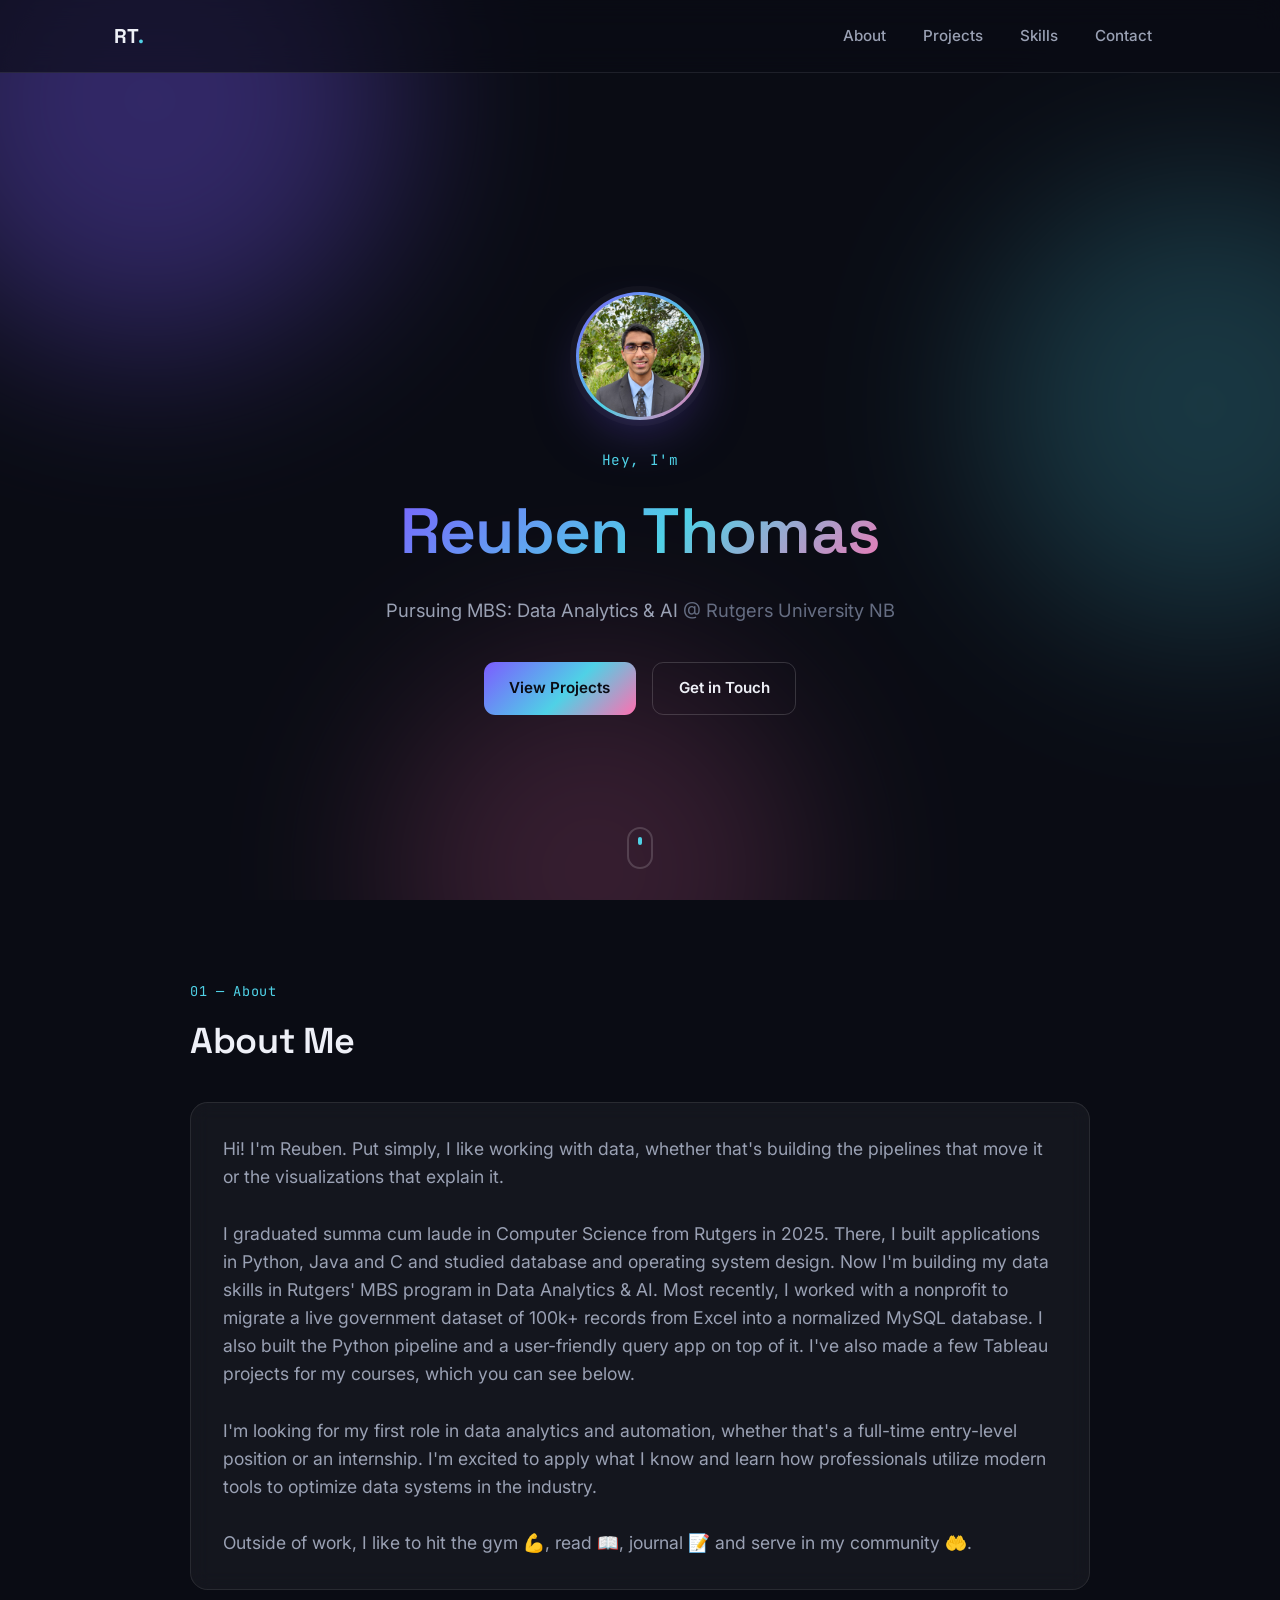
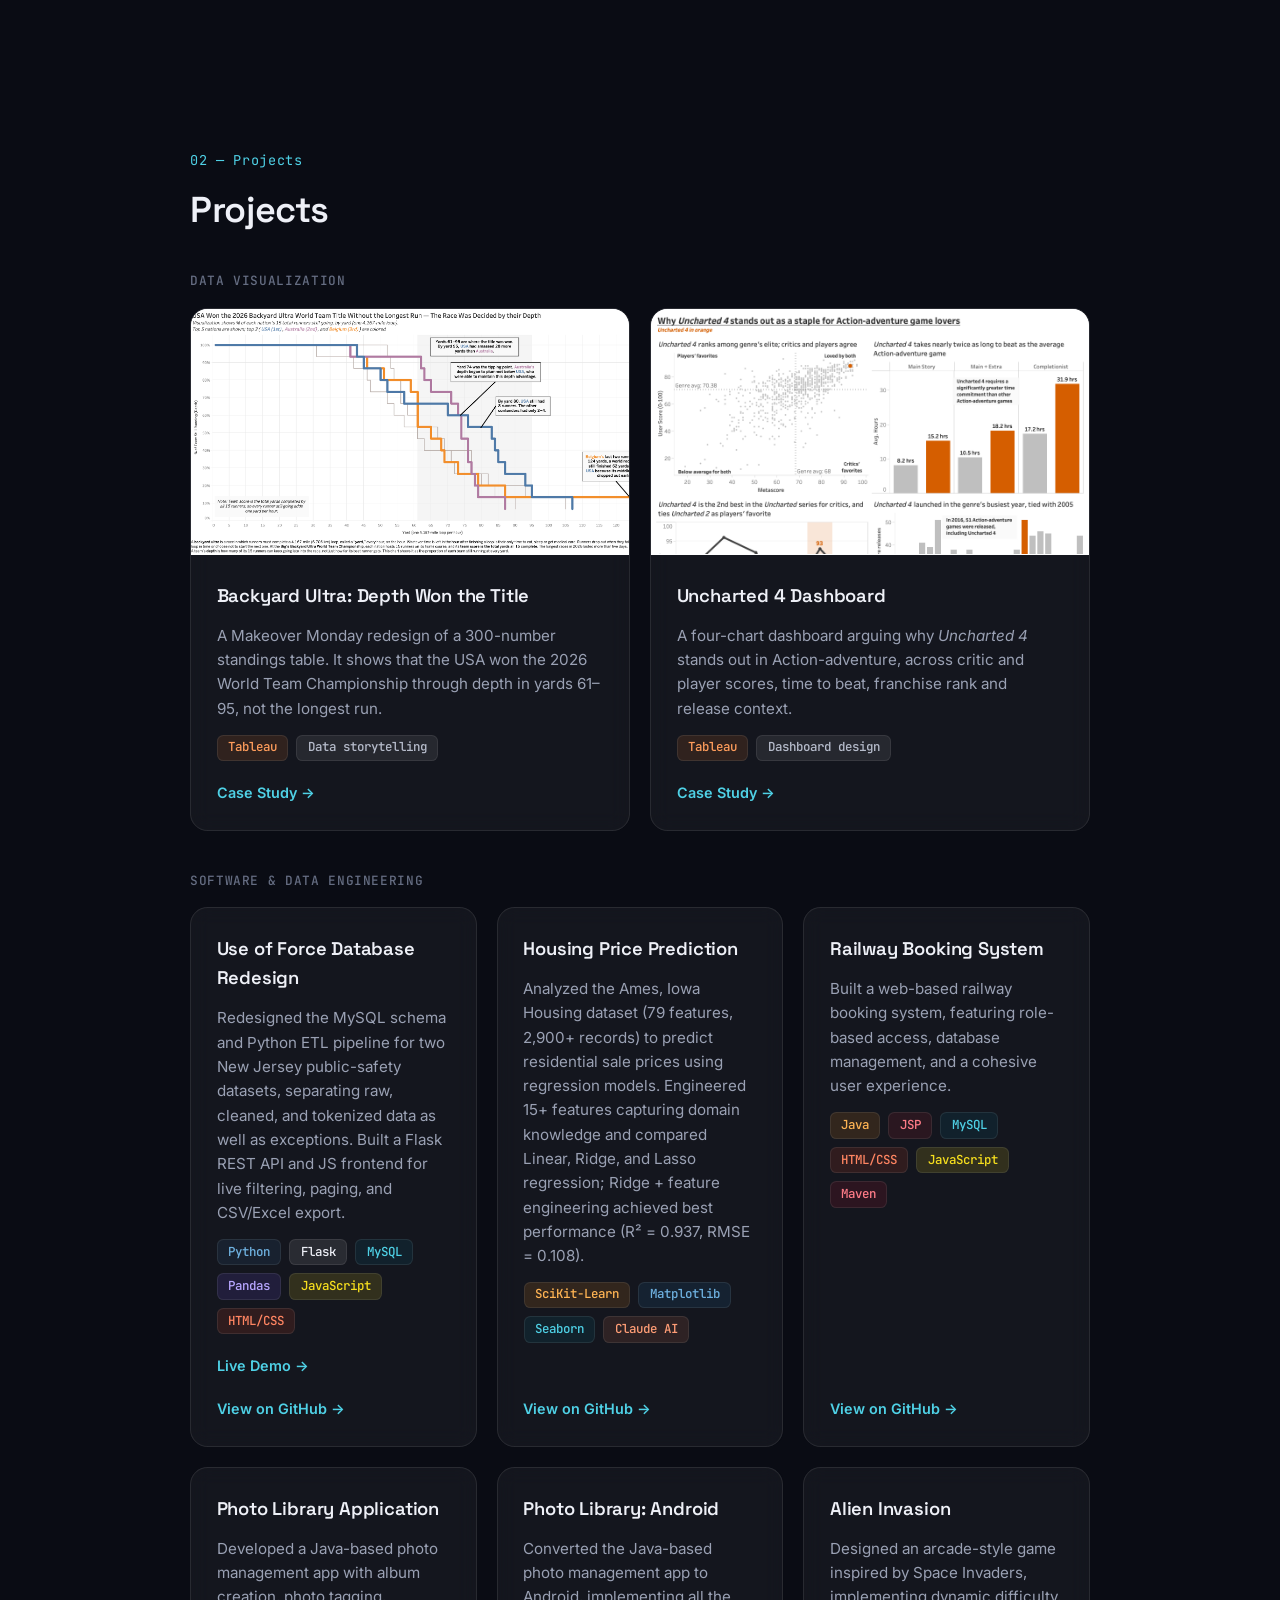
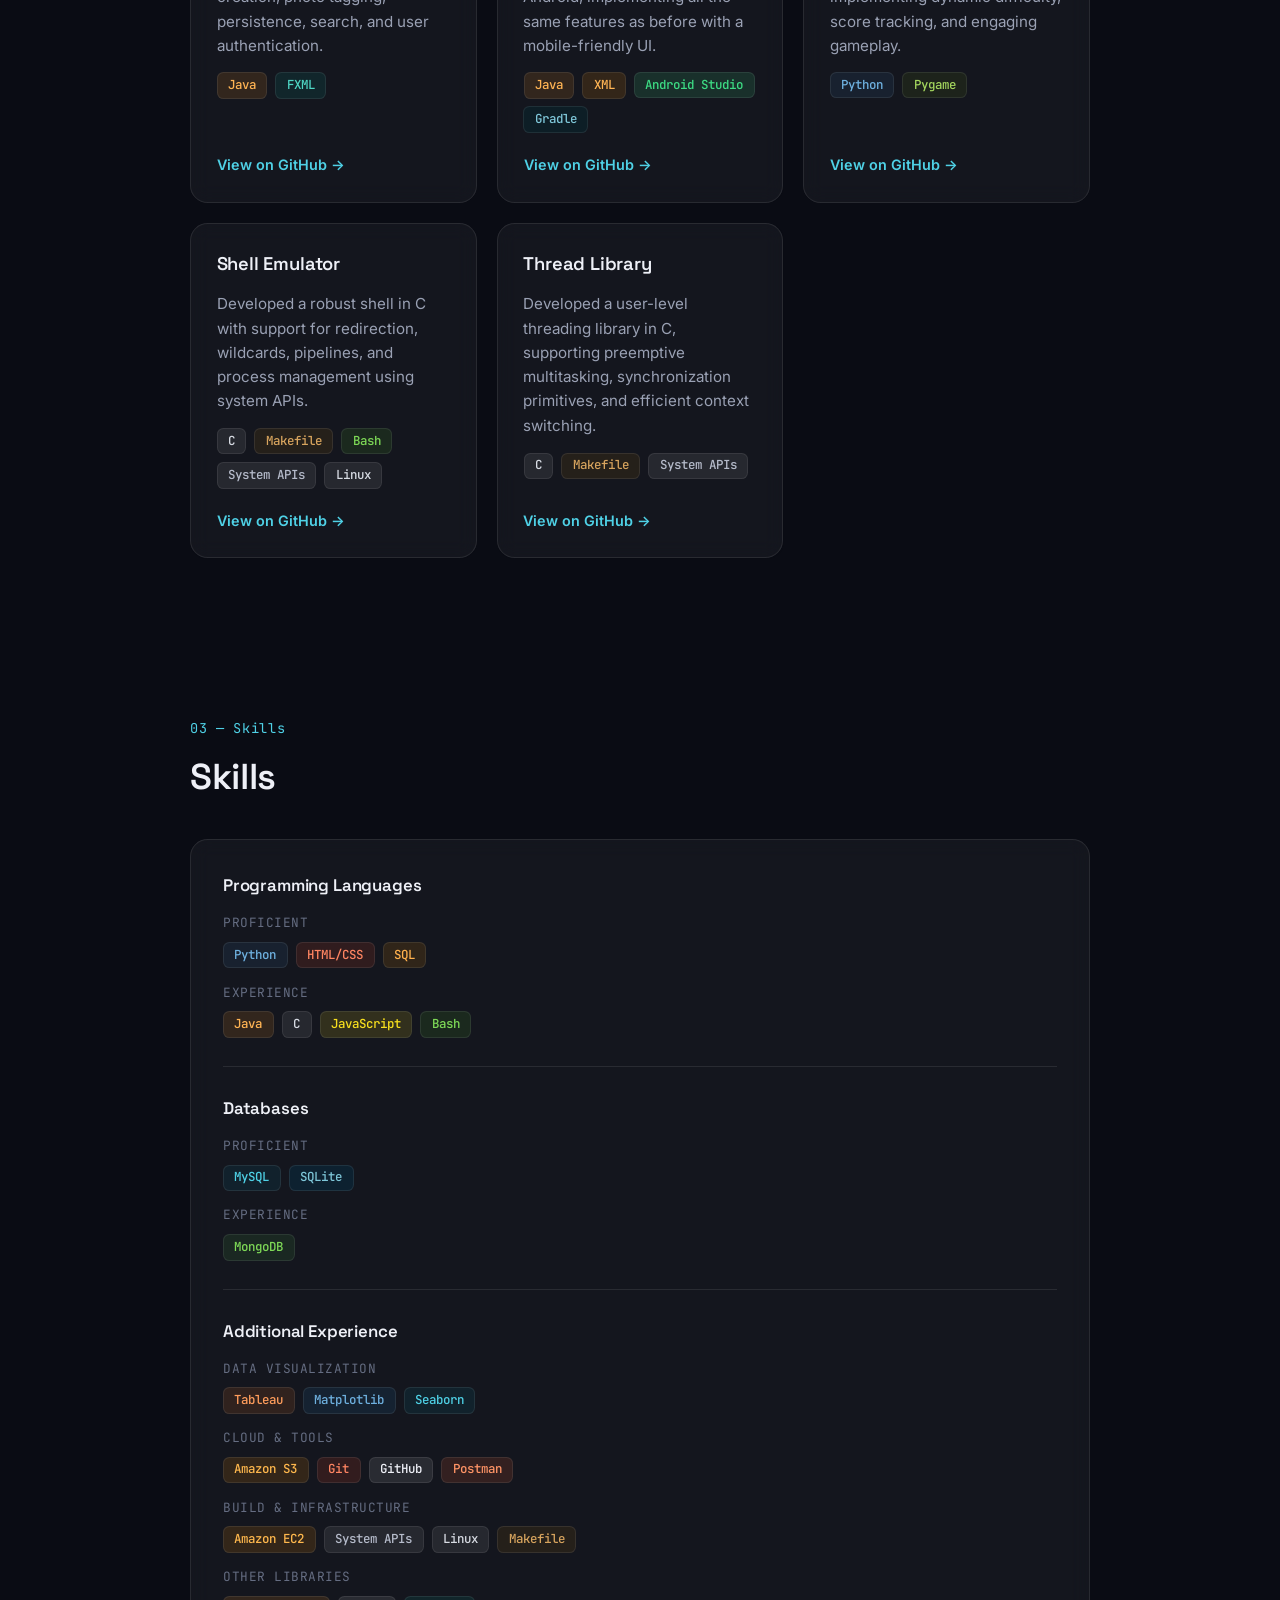
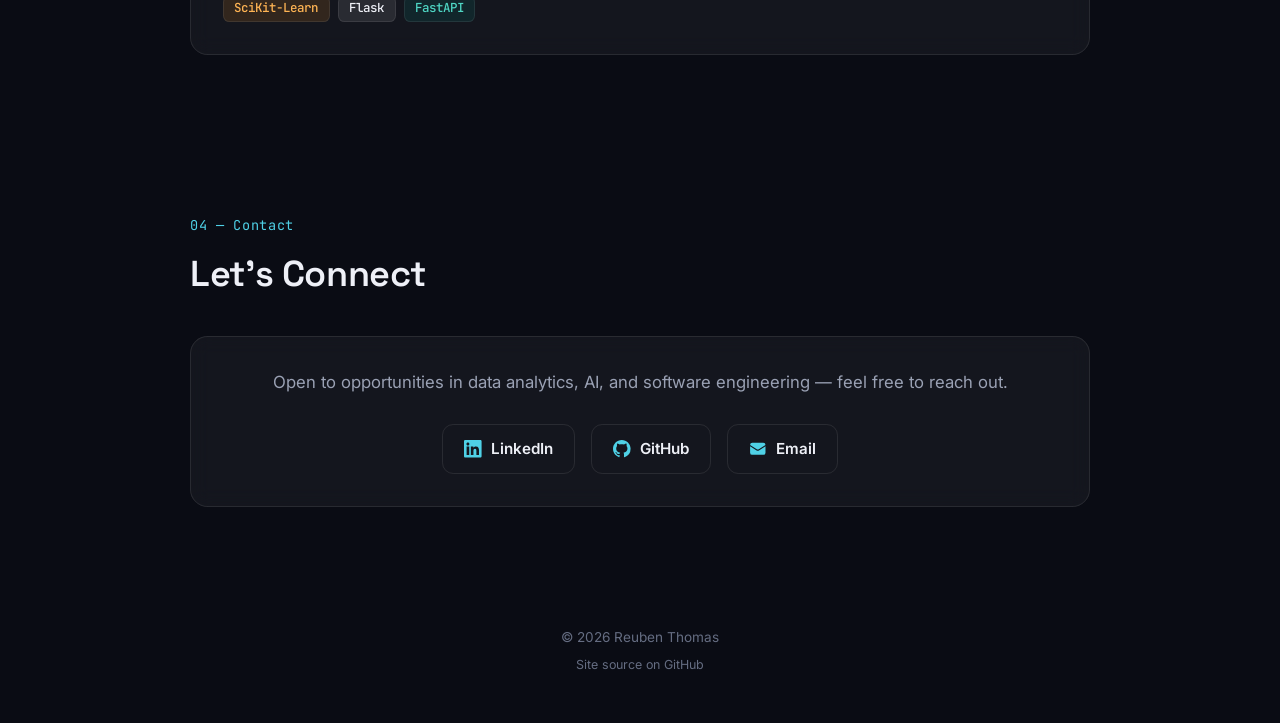
<file: index.html>
<!doctype html>
<html lang="en">
  <head>
    <meta charset="UTF-8" />
    <meta name="viewport" content="width=device-width, initial-scale=1.0" />
    <meta
      name="description"
      content="Reuben Thomas — Data Analytics & AI graduate student, software engineer and builder."
    />
    <title>Reuben Thomas — Portfolio</title>

    <link
      rel="icon"
      type="image/png"
      sizes="32x32"
      href="assets/favicon-32x32.png"
    />
    <link
      rel="icon"
      type="image/png"
      sizes="16x16"
      href="assets/favicon-16x16.png"
    />
    <link
      rel="icon"
      type="image/png"
      sizes="192x192"
      href="assets/favicon-192x192.png"
    />
    <link rel="shortcut icon" href="assets/favicon.ico" />
    <link
      rel="apple-touch-icon"
      sizes="180x180"
      href="assets/apple-touch-icon.png"
    />

    <link rel="preconnect" href="https://fonts.googleapis.com" />
    <link rel="preconnect" href="https://fonts.gstatic.com" crossorigin />
    <link
      href="https://fonts.googleapis.com/css2?family=Space+Grotesk:wght@500;600;700&family=Inter:wght@400;500;600;700&family=JetBrains+Mono:wght@400;500;600&display=swap"
      rel="stylesheet"
    />
    <link rel="stylesheet" href="styles.css" />
    <script>
      if (location.protocol !== "file:") {
        var umamiScript = document.createElement("script");
        umamiScript.defer = true;
        umamiScript.src = "https://cloud.umami.is/script.js";
        umamiScript.setAttribute(
          "data-website-id",
          "a3064de3-a1da-4b2d-b7d4-651b2c16b47c",
        );
        document.head.appendChild(umamiScript);
      }
    </script>
  </head>
  <body>
    <div class="bg-glow" aria-hidden="true">
      <span class="glow glow-1"></span>
      <span class="glow glow-2"></span>
      <span class="glow glow-3"></span>
    </div>

    <header class="site-header">
      <nav class="navbar" id="navbar">
        <a href="#top" class="brand">RT<span class="brand-dot">.</span></a>

        <button
          class="nav-toggle"
          id="navToggle"
          aria-label="Toggle navigation menu"
          aria-expanded="false"
          aria-controls="navLinks"
        >
          <span></span>
          <span></span>
          <span></span>
        </button>

        <div class="nav-links" id="navLinks">
          <a class="nav-link" href="#about">About</a>
          <a class="nav-link" href="#projects">Projects</a>
          <a class="nav-link" href="#skills">Skills</a>
          <a class="nav-link" href="#contact">Contact</a>
        </div>
      </nav>
    </header>

    <main>
      <section class="hero" id="top">
        <div class="hero-inner reveal">
          <img
            src="profile_picture_3.jpeg"
            alt="Profile picture of Reuben Thomas"
            class="hero-avatar"
          />
          <p class="eyebrow">Hey, I'm</p>
          <h1 class="hero-name">Reuben Thomas</h1>
          <p class="hero-tagline">
            Pursuing MBS: Data Analytics &amp; AI
            <span class="hero-tagline-org">@ Rutgers University&nbsp;NB</span>
          </p>
          <div class="hero-actions">
            <a href="#projects" class="btn btn-primary">View Projects</a>
            <a href="#contact" class="btn btn-ghost">Get in Touch</a>
          </div>
        </div>
        <a
          class="scroll-cue"
          href="#about"
          aria-label="Scroll to About section"
        >
          <span></span>
        </a>
      </section>

      <section id="about" class="section">
        <div class="section-inner reveal">
          <p class="section-kicker">01 — About</p>
          <h2 class="section-title">About Me</h2>
          <div class="panel">
            <p class="about-text">
              <!-- I'm a Spring 2025 Rutgers University graduate
              <em>(summa cum laude)</em> in Computer Science, now beginning my
              Master of Business and Science degree in Fall 2025 with a
              concentration in Data Analytics &amp; AI. Through rigorous
              coursework and intricate projects, I've cultivated a strong
              intuition for software and database design across a variety of use
              cases. I'm detail-oriented, motivated, and thrive when taking
              ownership of projects. Ultimately, I love solving real problems
              and contributing to high-impact teams. -->
              Hi! I'm Reuben. Put simply, I like working with data, whether
              that's building the pipelines that move it or the visualizations
              that explain it.<br /><br />
              I graduated summa cum laude in Computer Science from Rutgers in
              2025. There, I built applications in Python, Java and C and studied
              database and operating system design. Now I'm building my data
              skills in Rutgers' MBS program in Data Analytics & AI. Most
              recently, I worked with a nonprofit to migrate a live government
              dataset of 100k+ records from Excel into a normalized MySQL
              database. I also built the Python pipeline and a user-friendly
              query app on top of it. I've also made a few Tableau projects for
              my courses, which you can see below.<br /><br />
              I'm looking for my first role in data analytics and automation,
              whether that's a full-time entry-level position or an internship.
              I'm excited to apply what I know and learn how professionals utilize
              modern tools to optimize data systems in the industry.<br /><br />
              Outside of work, I like to hit the gym 💪, read 📖, journal 📝 and
              serve in my community 🤲.

              <!-- I build systems that turn messy data
              into something usable. Most recently, I redesigned the New Jersey
              Attorney General's
              <em>Use-of-Force Database (100k+ records)</em> as Database
              Technical Lead on Rutgers' MBS externship. We migrated the dataset
              from <em>Excel</em> into a normalized <em>MySQL</em> schema, and
              built the <em>Python ETL pipeline</em> and
              <em>Flask API</em> behind it. <br /><br />
              B.S. Computer Science, <em>summa cum laude</em>
              (Rutgers, 2025), now completing an MBS in Data Analytics & AI. I
              like owning projects end to end — from schema design to
              deployment. -->
            </p>
          </div>
        </div>
      </section>

      <section id="projects" class="section">
        <div class="section-inner reveal">
          <p class="section-kicker">02 — Projects</p>
          <h2 class="section-title">Projects</h2>

          <h3 class="project-group-title">Data Visualization</h3>
          <div class="project-grid">
            <article class="project-card project-card--viz reveal">
              <a
                class="project-thumb"
                href="vizzes/backyard-ultra.html"
                aria-hidden="true"
                tabindex="-1"
              >
                <img src="assets/vizzes/bbu-final.png" alt="" loading="lazy" />
              </a>
              <div class="project-card-body">
                <h3 class="project-title">
                  Backyard Ultra: Depth Won the Title
                </h3>
                <p class="project-desc">
                  A Makeover Monday redesign of a 300-number standings table. It
                  shows that the USA won the 2026 World Team Championship
                  through depth in yards 61–95, not the longest run.
                </p>
                <div class="badge-row">
                  <span class="badge bg-tableau">Tableau</span>
                  <span class="badge bg-system">Data storytelling</span>
                </div>
                <a href="vizzes/backyard-ultra.html" class="project-link"
                  >Case Study <span aria-hidden="true">→</span></a
                >
              </div>
            </article>

            <article class="project-card project-card--viz reveal">
              <a
                class="project-thumb"
                href="vizzes/uncharted-4.html"
                aria-hidden="true"
                tabindex="-1"
              >
                <img
                  src="assets/vizzes/u4-dashboard.png"
                  alt=""
                  loading="lazy"
                />
              </a>
              <div class="project-card-body">
                <h3 class="project-title">Uncharted 4 Dashboard</h3>
                <p class="project-desc">
                  A four-chart dashboard arguing why <em>Uncharted 4</em> stands
                  out in Action-adventure, across critic and player scores, time
                  to beat, franchise rank and release context.
                </p>
                <div class="badge-row">
                  <span class="badge bg-tableau">Tableau</span>
                  <span class="badge bg-system">Dashboard design</span>
                </div>
                <a href="vizzes/uncharted-4.html" class="project-link"
                  >Case Study <span aria-hidden="true">→</span></a
                >
              </div>
            </article>
          </div>

          <h3 class="project-group-title">Software &amp; Data Engineering</h3>
          <div class="project-grid">
            <article class="project-card reveal">
              <div class="project-card-body">
                <h3 class="project-title">Use of Force Database Redesign</h3>
                <p class="project-desc">
                  Redesigned the MySQL schema and Python ETL pipeline for two
                  New Jersey public-safety datasets, separating raw, cleaned,
                  and tokenized data as well as exceptions. Built a Flask REST
                  API and JS frontend for live filtering, paging, and CSV/Excel
                  export.
                </p>
                <div class="badge-row">
                  <span class="badge bg-python">Python</span>
                  <span class="badge bg-flask">Flask</span>
                  <span class="badge bg-mysql">MySQL</span>
                  <span class="badge bg-pandas">Pandas</span>
                  <span class="badge bg-js">JavaScript</span>
                  <span class="badge bg-html">HTML/CSS</span>
                </div>
                <a
                  href="https://1reubent.github.io/uof-webapp/"
                  class="project-link"
                  target="_blank"
                  rel="noopener"
                  >Live Demo <span aria-hidden="true">→</span></a
                >
                <a
                  href="https://github.com/1reubent/uof-webapp"
                  class="project-link"
                  target="_blank"
                  rel="noopener"
                  >View on GitHub <span aria-hidden="true">→</span></a
                >
              </div>
            </article>

            <article class="project-card reveal">
              <div class="project-card-body">
                <h3 class="project-title">Housing Price Prediction</h3>
                <p class="project-desc">
                  Analyzed the Ames, Iowa Housing dataset (79 features, 2,900+
                  records) to predict residential sale prices using regression
                  models. Engineered 15+ features capturing domain knowledge and
                  compared Linear, Ridge, and Lasso regression; Ridge + feature
                  engineering achieved best performance (R² = 0.937, RMSE =
                  0.108).
                </p>
                <div class="badge-row">
                  <span class="badge bg-sklearn">SciKit-Learn</span>
                  <span class="badge bg-matplotlib">Matplotlib</span>
                  <span class="badge bg-seaborn">Seaborn</span>
                  <span class="badge bg-claude">Claude AI</span>
                </div>
                <a
                  href="https://github.com/1reubent/Real-Estate-Price-Prediction-public"
                  class="project-link"
                  target="_blank"
                  rel="noopener"
                  >View on GitHub <span aria-hidden="true">→</span></a
                >
              </div>
            </article>

            <article class="project-card reveal">
              <div class="project-card-body">
                <h3 class="project-title">Railway Booking System</h3>
                <p class="project-desc">
                  Built a web-based railway booking system, featuring role-based
                  access, database management, and a cohesive user experience.
                </p>
                <div class="badge-row">
                  <span class="badge bg-java">Java</span>
                  <span class="badge bg-jsp">JSP</span>
                  <span class="badge bg-mysql">MySQL</span>
                  <span class="badge bg-html">HTML/CSS</span>
                  <span class="badge bg-js">JavaScript</span>
                  <span class="badge bg-maven">Maven</span>
                </div>
                <a
                  href="https://github.com/mhs170/railway"
                  class="project-link"
                  target="_blank"
                  rel="noopener"
                  >View on GitHub <span aria-hidden="true">→</span></a
                >
              </div>
            </article>

            <article class="project-card reveal">
              <div class="project-card-body">
                <h3 class="project-title">Photo Library Application</h3>
                <p class="project-desc">
                  Developed a Java-based photo management app with album
                  creation, photo tagging, persistence, search, and user
                  authentication.
                </p>
                <div class="badge-row">
                  <span class="badge bg-java">Java</span>
                  <span class="badge bg-fxml">FXML</span>
                </div>
                <a
                  href="https://github.com/1reubent/Photos70"
                  class="project-link"
                  target="_blank"
                  rel="noopener"
                  >View on GitHub <span aria-hidden="true">→</span></a
                >
              </div>
            </article>

            <article class="project-card reveal">
              <div class="project-card-body">
                <h3 class="project-title">Photo Library: Android</h3>
                <p class="project-desc">
                  Converted the Java-based photo management app to Android,
                  implementing all the same features as before with a
                  mobile-friendly UI.
                </p>
                <div class="badge-row">
                  <span class="badge bg-java">Java</span>
                  <span class="badge bg-xml">XML</span>
                  <span class="badge bg-android">Android Studio</span>
                  <span class="badge bg-gradle">Gradle</span>
                </div>
                <a
                  href="https://github.com/1reubent/Photos70_Android"
                  class="project-link"
                  target="_blank"
                  rel="noopener"
                  >View on GitHub <span aria-hidden="true">→</span></a
                >
              </div>
            </article>

            <article class="project-card reveal">
              <div class="project-card-body">
                <h3 class="project-title">Alien Invasion</h3>
                <p class="project-desc">
                  Designed an arcade-style game inspired by Space Invaders,
                  implementing dynamic difficulty, score tracking, and engaging
                  gameplay.
                </p>
                <div class="badge-row">
                  <span class="badge bg-python">Python</span>
                  <span class="badge bg-pygame">Pygame</span>
                </div>
                <a
                  href="https://github.com/1reubent/Alien_Invasion"
                  class="project-link"
                  target="_blank"
                  rel="noopener"
                  >View on GitHub <span aria-hidden="true">→</span></a
                >
              </div>
            </article>

            <article class="project-card reveal">
              <div class="project-card-body">
                <h3 class="project-title">Shell Emulator</h3>
                <p class="project-desc">
                  Developed a robust shell in C with support for redirection,
                  wildcards, pipelines, and process management using system
                  APIs.
                </p>
                <div class="badge-row">
                  <span class="badge bg-c">C</span>
                  <span class="badge bg-makefile">Makefile</span>
                  <span class="badge bg-bash">Bash</span>
                  <span class="badge bg-system">System APIs</span>
                  <span class="badge bg-linux">Linux</span>
                </div>
                <a
                  href="https://github.com/1reubent/MyShell"
                  class="project-link"
                  target="_blank"
                  rel="noopener"
                  >View on GitHub <span aria-hidden="true">→</span></a
                >
              </div>
            </article>

            <article class="project-card reveal">
              <div class="project-card-body">
                <h3 class="project-title">Thread Library</h3>
                <p class="project-desc">
                  Developed a user-level threading library in C, supporting
                  preemptive multitasking, synchronization primitives, and
                  efficient context switching.
                </p>
                <div class="badge-row">
                  <span class="badge bg-c">C</span>
                  <span class="badge bg-makefile">Makefile</span>
                  <span class="badge bg-system">System APIs</span>
                </div>
                <a
                  href="https://github.com/1reubent/UserThreads"
                  class="project-link"
                  target="_blank"
                  rel="noopener"
                  >View on GitHub <span aria-hidden="true">→</span></a
                >
              </div>
            </article>
          </div>
        </div>
      </section>

      <section id="skills" class="section">
        <div class="section-inner reveal">
          <p class="section-kicker">03 — Skills</p>
          <h2 class="section-title">Skills</h2>
          <div class="panel skills-panel">
            <div class="skill-group">
              <h3 class="skill-group-title">Programming Languages</h3>
              <div class="skill-subsection">
                <span class="skill-subsection-title">Proficient</span>
                <div class="badge-row">
                  <span class="badge bg-python">Python</span>
                  <span class="badge bg-html">HTML/CSS</span>
                  <span class="badge bg-sql">SQL</span>
                </div>
              </div>
              <div class="skill-subsection">
                <span class="skill-subsection-title">Experience</span>
                <div class="badge-row">
                  <span class="badge bg-java">Java</span>
                  <span class="badge bg-c">C</span>
                  <span class="badge bg-js">JavaScript</span>
                  <span class="badge bg-bash">Bash</span>
                </div>
              </div>
            </div>

            <div class="skill-group">
              <h3 class="skill-group-title">Databases</h3>
              <div class="skill-subsection">
                <span class="skill-subsection-title">Proficient</span>
                <div class="badge-row">
                  <span class="badge bg-mysql">MySQL</span>
                  <span class="badge bg-sqlite">SQLite</span>
                </div>
              </div>
              <div class="skill-subsection">
                <span class="skill-subsection-title">Experience</span>
                <div class="badge-row">
                  <span class="badge bg-mongodb">MongoDB</span>
                </div>
              </div>
            </div>

            <div class="skill-group">
              <h3 class="skill-group-title">Additional Experience</h3>
              <div class="skill-subsection">
                <span class="skill-subsection-title">Data Visualization</span>
                <div class="badge-row">
                  <span class="badge bg-tableau">Tableau</span>
                  <span class="badge bg-matplotlib">Matplotlib</span>
                  <span class="badge bg-seaborn">Seaborn</span>
                </div>
              </div>
              <div class="skill-subsection">
                <span class="skill-subsection-title">Cloud &amp; Tools</span>
                <div class="badge-row">
                  <span class="badge bg-aws">Amazon S3</span>
                  <span class="badge bg-git">Git</span>
                  <span class="badge bg-github">GitHub</span>
                  <span class="badge bg-postman">Postman</span>
                </div>
              </div>
              <div class="skill-subsection">
                <span class="skill-subsection-title"
                  >Build &amp; Infrastructure</span
                >
                <div class="badge-row">
                  <span class="badge bg-ec2">Amazon EC2</span>
                  <span class="badge bg-system">System APIs</span>
                  <span class="badge bg-linux">Linux</span>
                  <span class="badge bg-makefile">Makefile</span>
                </div>
              </div>
              <div class="skill-subsection">
                <span class="skill-subsection-title">Other Libraries</span>
                <div class="badge-row">
                  <span class="badge bg-sklearn">SciKit-Learn</span>
                  <span class="badge bg-flask">Flask</span>
                  <span class="badge bg-fastapi">FastAPI</span>
                </div>
              </div>
            </div>
          </div>
        </div>
      </section>

      <section id="contact" class="section">
        <div class="section-inner reveal">
          <p class="section-kicker">04 — Contact</p>
          <h2 class="section-title">Let's Connect</h2>
          <div class="panel contact-panel">
            <p class="contact-lead">
              Open to opportunities in data analytics, AI, and software
              engineering — feel free to reach out.
            </p>
            <div class="contact-links">
              <a
                href="https://linkedin.com/in/1reuben"
                class="contact-link"
                target="_blank"
                rel="noopener"
              >
                <span class="contact-icon" aria-hidden="true">
                  <svg viewBox="0 0 24 24">
                    <path
                      d="M20.447 20.452h-3.554v-5.569c0-1.328-.027-3.037-1.852-3.037-1.853 0-2.136 1.445-2.136 2.939v5.667H9.351V9h3.414v1.561h.046c.477-.9 1.637-1.85 3.37-1.85 3.601 0 4.267 2.37 4.267 5.455v6.286zM5.337 7.433c-1.144 0-2.063-.926-2.063-2.065 0-1.138.92-2.063 2.063-2.063 1.14 0 2.064.925 2.064 2.063 0 1.139-.925 2.065-2.064 2.065zm1.782 13.019H3.555V9h3.564v11.452zM22.225 0H1.771C.792 0 0 .774 0 1.729v20.542C0 23.227.792 24 1.771 24h20.451C23.2 24 24 23.227 24 22.271V1.729C24 .774 23.2 0 22.222 0h.003z"
                    ></path>
                  </svg>
                </span>
                LinkedIn
              </a>
              <a
                href="https://github.com/1reubent"
                class="contact-link"
                target="_blank"
                rel="noopener"
              >
                <span class="contact-icon" aria-hidden="true">
                  <svg viewBox="0 0 16 16">
                    <path
                      fill-rule="evenodd"
                      d="M8 0C3.58 0 0 3.58 0 8c0 3.54 2.29 6.53 5.47 7.59.4.07.55-.17.55-.38 0-.19-.01-.82-.01-1.49-2.01.37-2.53-.49-2.69-.94-.09-.23-.48-.94-.82-1.13-.28-.15-.68-.52-.01-.53.63-.01 1.08.58 1.23.82.72 1.21 1.87.87 2.33.66.07-.52.28-.87.51-1.07-1.78-.2-3.64-.89-3.64-3.95 0-.87.31-1.59.82-2.15-.08-.2-.36-1.02.08-2.12 0 0 .67-.21 2.2.82.64-.18 1.32-.27 2-.27.68 0 1.36.09 2 .27 1.53-1.04 2.2-.82 2.2-.82.44 1.1.16 1.92.08 2.12.51.56.82 1.27.82 2.15 0 3.07-1.87 3.75-3.65 3.95.29.25.54.73.54 1.48 0 1.07-.01 1.93-.01 2.2 0 .21.15.46.55.38A8.013 8.013 0 0 0 16 8c0-4.42-3.58-8-8-8z"
                    ></path>
                  </svg>
                </span>
                GitHub
              </a>
              <a href="mailto:1reubenthomas@gmail.com" class="contact-link">
                <span class="contact-icon" aria-hidden="true">
                  <svg viewBox="0 0 24 24">
                    <path
                      d="M1.5 8.67v8.58a3 3 0 003 3h15a3 3 0 003-3V8.67l-8.928 5.493a3 3 0 01-3.144 0L1.5 8.67z"
                    ></path>
                    <path
                      d="M22.5 6.908V6.75a3 3 0 00-3-3h-15a3 3 0 00-3 3v.158l9.714 5.978a1.5 1.5 0 001.572 0L22.5 6.908z"
                    ></path>
                  </svg>
                </span>
                Email
              </a>
            </div>
          </div>
        </div>
      </section>
    </main>

    <footer class="site-footer">
      <p>&copy; <span id="year"></span> Reuben Thomas</p>
      <p class="footer-meta">
        <a
          href="https://github.com/1reubent/portfolio-website"
          target="_blank"
          rel="noopener"
          >Site source on GitHub</a
        >
      </p>
    </footer>

    <script src="script.js"></script>
  </body>
</html>
</file>
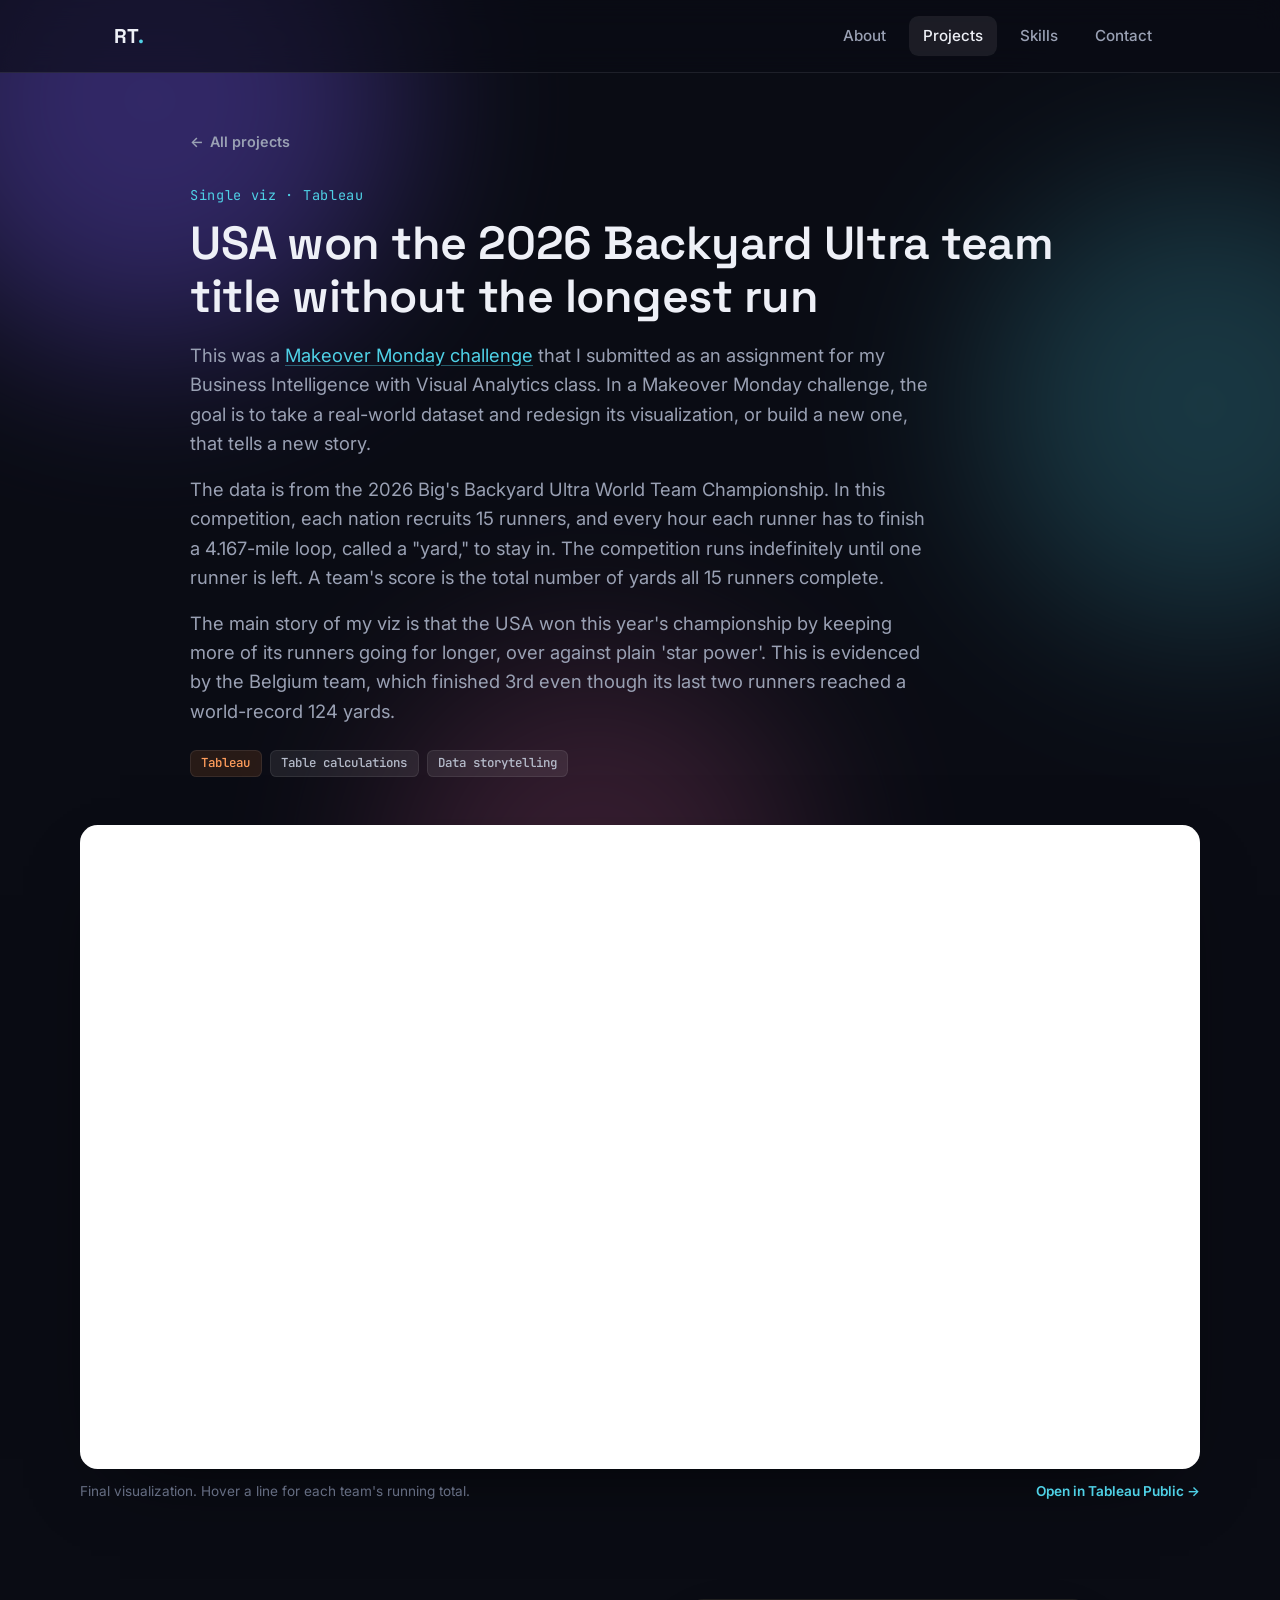
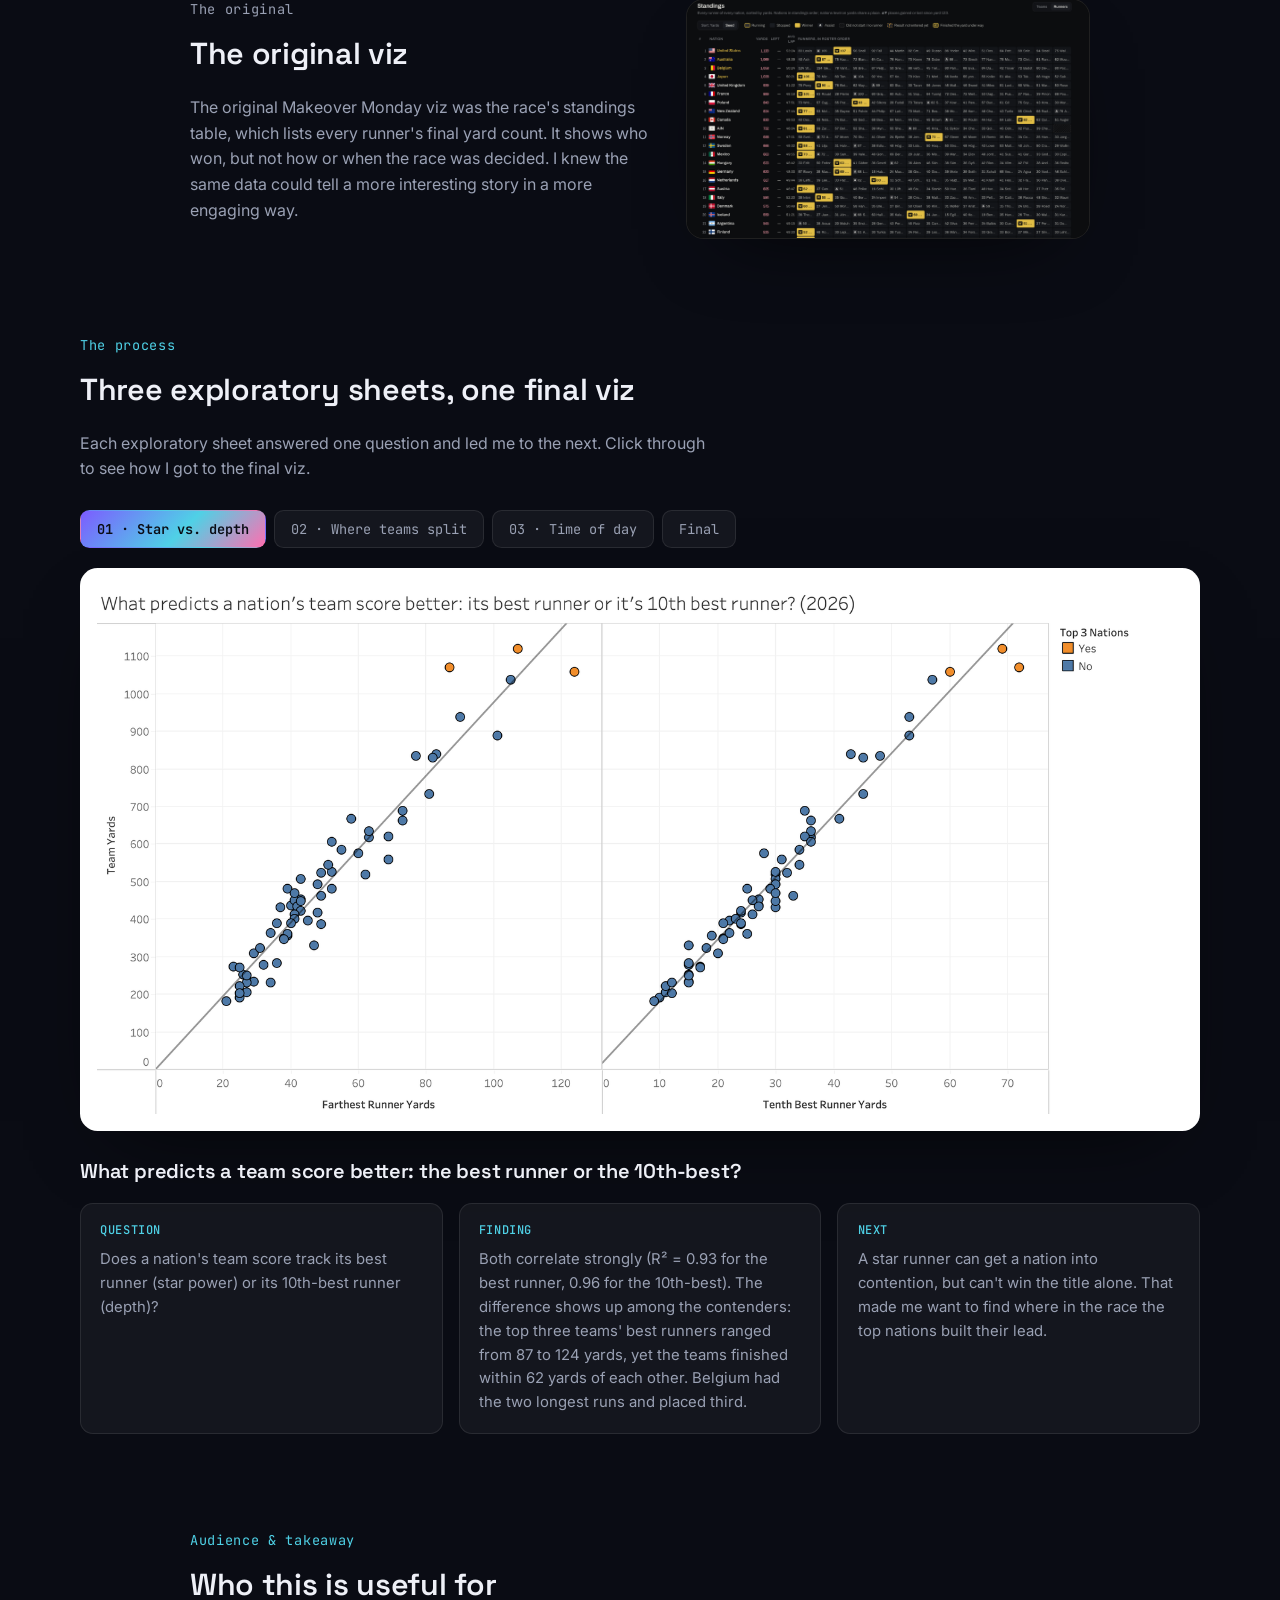
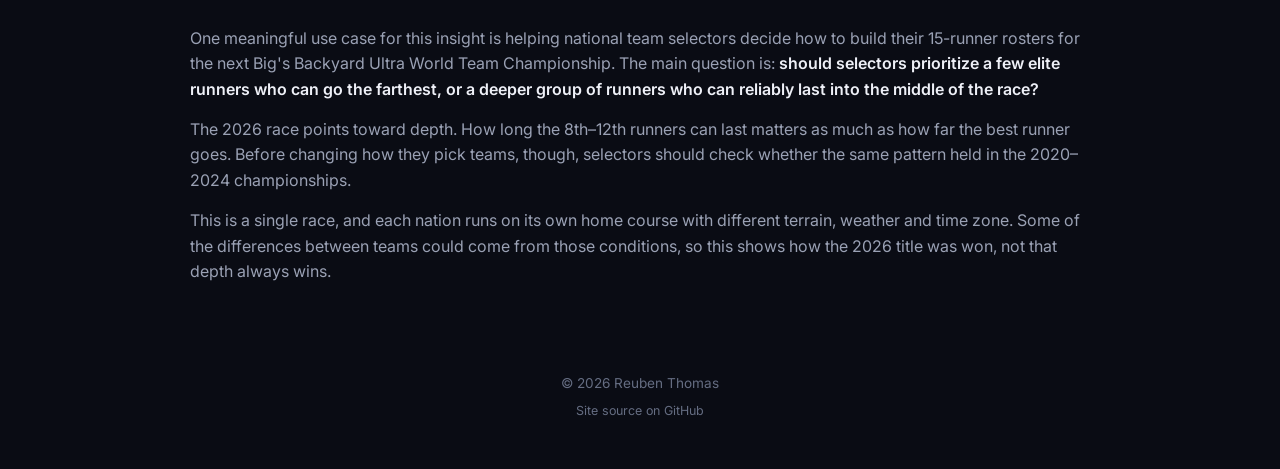
<file: vizzes/backyard-ultra.html>
<!doctype html>
<html lang="en">
  <head>
    <meta charset="UTF-8" />
    <meta name="viewport" content="width=device-width, initial-scale=1.0" />
    <meta
      name="description"
      content="Makeover Monday case study: how depth, not the longest run, won the 2026 Backyard Ultra World Team Championship. Tableau visualization by Reuben Thomas."
    />
    <title>Backyard Ultra: Depth Won the Title — Reuben Thomas</title>

    <link
      rel="icon"
      type="image/png"
      sizes="32x32"
      href="../assets/favicon-32x32.png"
    />
    <link
      rel="icon"
      type="image/png"
      sizes="16x16"
      href="../assets/favicon-16x16.png"
    />
    <link
      rel="icon"
      type="image/png"
      sizes="192x192"
      href="../assets/favicon-192x192.png"
    />
    <link rel="shortcut icon" href="../assets/favicon.ico" />
    <link
      rel="apple-touch-icon"
      sizes="180x180"
      href="../assets/apple-touch-icon.png"
    />

    <link rel="preconnect" href="https://fonts.googleapis.com" />
    <link rel="preconnect" href="https://fonts.gstatic.com" crossorigin />
    <link
      href="https://fonts.googleapis.com/css2?family=Space+Grotesk:wght@500;600;700&family=Inter:wght@400;500;600;700&family=JetBrains+Mono:wght@400;500;600&display=swap"
      rel="stylesheet"
    />
    <link rel="stylesheet" href="../styles.css" />
    <script>
      if (location.protocol !== "file:") {
        var umamiScript = document.createElement("script");
        umamiScript.defer = true;
        umamiScript.src = "https://cloud.umami.is/script.js";
        umamiScript.setAttribute(
          "data-website-id",
          "a3064de3-a1da-4b2d-b7d4-651b2c16b47c",
        );
        document.head.appendChild(umamiScript);
      }
    </script>
  </head>
  <body>
    <div class="bg-glow" aria-hidden="true">
      <span class="glow glow-1"></span>
      <span class="glow glow-2"></span>
      <span class="glow glow-3"></span>
    </div>

    <header class="site-header">
      <nav class="navbar" id="navbar">
        <a href="../index.html#top" class="brand"
          >RT<span class="brand-dot">.</span></a
        >

        <button
          class="nav-toggle"
          id="navToggle"
          aria-label="Toggle navigation menu"
          aria-expanded="false"
          aria-controls="navLinks"
        >
          <span></span>
          <span></span>
          <span></span>
        </button>

        <div class="nav-links" id="navLinks">
          <a class="nav-link" href="../index.html#about">About</a>
          <a class="nav-link active" href="../index.html#projects">Projects</a>
          <a class="nav-link" href="../index.html#skills">Skills</a>
          <a class="nav-link" href="../index.html#contact">Contact</a>
        </div>
      </nav>
    </header>

    <main>
      <!-- ===== Header ===== -->
      <section class="case">
        <div class="case-inner reveal">
          <a class="back-link" href="../index.html#projects"
            ><span aria-hidden="true">←</span> All projects</a
          >
          <p class="section-kicker">Single viz · Tableau</p>
          <h1 class="case-title">
            USA won the 2026 Backyard Ultra team title without the longest run
          </h1>
          <p class="case-lead">
            This was a
            <a
              class="inline-link"
              href="https://makeovermonday.vercel.app/dataset/big-s-backyard-ultramarathon-world-team-championships"
              target="_blank"
              rel="noopener"
              >Makeover Monday challenge</a
            >
            that I submitted as an assignment for my Business Intelligence with
            Visual Analytics class. In a Makeover Monday challenge, the goal is
            to take a real-world dataset and redesign its visualization, or
            build a new one, that tells a new story.
          </p>
          <p class="case-lead">
            The data is from the 2026 Big's Backyard Ultra World Team
            Championship. In this competition, each nation recruits 15 runners, and every hour each
            runner has to finish a 4.167-mile loop, called a "yard," to stay in. The competition runs indefinitely until one runner is left.
            A team's score is the total number of yards all 15 runners complete.
          </p>

          <p class="case-lead">
            The main story of my viz is that the USA won this year's championship by keeping more of its
            runners going for longer, over against plain 'star power'. This is
            evidenced by the Belgium team, which finished 3rd even though its
            last two runners reached a world-record 124 yards.
          </p>
          <div class="badge-row">
            <span class="badge bg-tableau">Tableau</span>
            <span class="badge bg-system">Table calculations</span>
            <span class="badge bg-system">Data storytelling</span>
          </div>
        </div>
      </section>

      <!-- ===== Final viz ===== -->
      <section class="case-section case-section--flush">
        <div class="case-wide reveal">
          <div
            class="viz-frame"
            data-tableau-url="https://public.tableau.com/views/BackyardUltraDashboard/BackyardUltraDash"
            data-tableau-width="1366"
            data-tableau-height="768"
          >
            <img
              src="../assets/vizzes/bbu-final.png"
              width="1800"
              height="957"
              alt="Step chart of the percentage of each nation's 15 runners still going by yard. USA keeps more runners than Australia and Belgium from yard 74 through yard 95."
            />
          </div>
          <p class="viz-caption">
            <span
              >Final visualization. Hover a line for each team's running
              total.</span
            >
            <a
              href="https://public.tableau.com/app/profile/reuben.thomas6482/viz/BackyardUltraDashboard/BackyardUltraDash"
              target="_blank"
              rel="noopener"
              >Open in Tableau Public <span aria-hidden="true">→</span></a
            >
          </p>
        </div>
      </section>

      <!-- ===== Original ===== -->
      <section class="case-section">
        <div class="case-inner two-col reveal">
          <div class="prose">
            <p class="section-kicker">The original</p>
            <h2>The original viz</h2>
            <p>
              The original Makeover Monday viz was the race's standings table,
              which lists every runner's final yard count. It shows who won, but
              not how or when the race was decided. I knew the same data could
              tell a more interesting story in a more engaging way.
            </p>
          </div>
          <div class="viz-frame viz-frame--dark">
            <img
              src="../assets/vizzes/bbu-original-table.png"
              alt="The original standings table: rows of nations, each with 15 runner cells showing final yards."
            />
          </div>
        </div>
      </section>

      <!-- ===== Iterations ===== -->
      <section class="case-section">
        <div class="case-wide reveal">
          <p class="section-kicker">The process</p>
          <h2>Three exploratory sheets, one final viz</h2>
          <p class="section-intro">
            Each exploratory sheet answered one question and led me to the next.
            Click through to see how I got to the final viz.
          </p>

          <div data-stepper>
            <div class="stepper" role="tablist" aria-label="Iterations">
              <button
                class="step-tab"
                role="tab"
                id="tab-1"
                aria-controls="step-1"
                aria-selected="true"
              >
                01 · Star vs. depth
              </button>
              <button
                class="step-tab"
                role="tab"
                id="tab-2"
                aria-controls="step-2"
                aria-selected="false"
                tabindex="-1"
              >
                02 · Where teams split
              </button>
              <button
                class="step-tab"
                role="tab"
                id="tab-3"
                aria-controls="step-3"
                aria-selected="false"
                tabindex="-1"
              >
                03 · Time of day
              </button>
              <button
                class="step-tab"
                role="tab"
                id="tab-4"
                aria-controls="step-4"
                aria-selected="false"
                tabindex="-1"
              >
                Final
              </button>
            </div>

            <div
              class="step-panel"
              role="tabpanel"
              id="step-1"
              aria-labelledby="tab-1"
            >
              <div class="viz-frame">
                <img
                  src="../assets/vizzes/bbu-v1-star-vs-depth.png"
                  alt="Two scatter plots of team yards against the farthest runner's yards and the 10th-best runner's yards, with the top 3 nations in orange."
                />
              </div>
              <h3 class="step-title">
                What predicts a team score better: the best runner or the
                10th-best?
              </h3>
              <div class="qfd">
                <div class="qfd-item">
                  <h4>Question</h4>
                  <p>
                    Does a nation's team score track its best runner (star
                    power) or its 10th-best runner (depth)?
                  </p>
                </div>
                <div class="qfd-item">
                  <h4>Finding</h4>
                  <p>
                    Both correlate strongly (R² = 0.93 for the best runner, 0.96
                    for the 10th-best). The difference shows up among the
                    contenders: the top three teams' best runners ranged from 87
                    to 124 yards, yet the teams finished within 62 yards of each
                    other. Belgium had the two longest runs and placed third.
                  </p>
                </div>
                <div class="qfd-item">
                  <h4>Next</h4>
                  <p>
                    A star runner can get a nation into contention, but can't
                    win the title alone. That made me want to find where in the
                    race the top nations built their lead.
                  </p>
                </div>
              </div>
            </div>

            <div
              class="step-panel"
              role="tabpanel"
              id="step-2"
              aria-labelledby="tab-2"
              hidden
            >
              <div class="viz-frame">
                <img
                  src="../assets/vizzes/bbu-v2-runners-by-yard.png"
                  alt="Line chart of remaining runners per nation by yard for the top 10 nations, above a stacked bar chart of dropouts per yard."
                />
              </div>
              <h3 class="step-title">Remaining runners and dropouts by yard</h3>
              <div class="qfd">
                <div class="qfd-item">
                  <h4>Question</h4>
                  <p>Where in the race do the top teams start to separate?</p>
                </div>
                <div class="qfd-item">
                  <h4>Finding</h4>
                  <p>
                    None of the top 10 nations lost a runner in the first 26
                    yards. Teams thinned between yards 40 and 85, and that's
                    where the USA pulled ahead: around yard 80 it still had 8
                    runners while most contenders were down to 2–4. Runners left
                    1–2 at a time, with no single collapse. Belgium's last two
                    runners added 74 yards alone, which still wasn't enough.
                  </p>
                </div>
                <div class="qfd-item">
                  <h4>Next</h4>
                  <p>
                    The title was decided in the middle of the race by the
                    middle runners. Before building on that, I wanted to see
                    whether the time of day explained when runners dropped out.
                  </p>
                </div>
              </div>
            </div>

            <div
              class="step-panel"
              role="tabpanel"
              id="step-3"
              aria-labelledby="tab-3"
              hidden
            >
              <div class="viz-frame">
                <img
                  src="../assets/vizzes/bbu-v3-dropouts-by-hour.png"
                  alt="Stacked bar chart of dropouts by local hour of day, split by RTC, OVER and INC, peaking at 9 pm and staying high overnight."
                />
              </div>
              <h3 class="step-title">Runners drop out most overnight</h3>
              <div class="qfd">
                <div class="qfd-item">
                  <h4>Question</h4>
                  <p>
                    Do runners drop out at particular times of day, and do they
                    choose to stop or get timed out?
                  </p>
                </div>
                <div class="qfd-item">
                  <h4>Finding</h4>
                  <p>
                    Dropouts concentrate overnight: about 47 per hour between 9
                    pm and 5 am, compared with about 27 per hour from 7 am to 1
                    pm, peaking at 9 pm. The split between quitting (RTC) and
                    failing a lap (INC/OVER) barely changes between night and
                    morning (59% vs. 52% failing a lap).
                  </p>
                </div>
                <div class="qfd-item">
                  <h4>Decision</h4>
                  <p>
                    This is a real pattern, but it's about individual runners,
                    not what makes a team win. I left it out of the final viz
                    and went back to the finding from Sheet 2.
                  </p>
                </div>
              </div>
            </div>

            <div
              class="step-panel"
              role="tabpanel"
              id="step-4"
              aria-labelledby="tab-4"
              hidden
            >
              <div class="viz-frame">
                <img
                  src="../assets/vizzes/bbu-final.png"
                  alt="Final step chart of the percentage of each nation's runners still going by yard."
                />
              </div>
              <h3 class="step-title">From Sheet 2 to the final viz</h3>
              <div class="qfd">
                <div class="qfd-item">
                  <h4>Kept</h4>
                  <p>
                    The main idea from Sheet 2: how many runners each nation
                    still has at every yard.
                  </p>
                </div>
                <div class="qfd-item">
                  <h4>Changed</h4>
                  <p>
                    With 10 colors, Sheet 2 was hard to read. I colored only the
                    USA (the winner), Australia (the team it had to pass) and
                    Belgium (longest runs, but 3rd), kept the 4th and 5th place
                    nations in gray, and gave the top 3 thicker lines. I also
                    switched to % of the team still running.
                  </p>
                </div>
                <div class="qfd-item">
                  <h4>Added</h4>
                  <p>
                    A shaded band for yards 61–95, where the title was won, and
                    notes at the key moments: yard 74, yard 80 and Belgium's
                    124-yard finish. I chose this over a simple bar chart of
                    final yards, which would show who won but not how.
                  </p>
                </div>
              </div>
            </div>
          </div>
        </div>
      </section>

      <!-- ===== Audience, question, takeaway ===== -->
      <section class="case-section">
        <div class="case-inner reveal">
          <p class="section-kicker">Audience &amp; takeaway</p>
          <h2>Who this is useful for</h2>
          <div class="prose">
            <p>
              One meaningful use case for this insight is helping national team
              selectors decide how to build their 15-runner rosters for the next
              Big's Backyard Ultra World Team Championship. The main question
              is:
              <strong
                >should selectors prioritize a few elite runners who can go the
                farthest, or a deeper group of runners who can reliably last
                into the middle of the race?</strong
              >
            </p>
            <p>
              The 2026 race points toward depth. How long the 8th–12th runners
              can last matters as much as how far the best runner goes. Before
              changing how they pick teams, though, selectors should check
              whether the same pattern held in the 2020–2024 championships.
            </p>
            <p>
              This is a single race, and each nation runs on its own home course
              with different terrain, weather and time zone. Some of the
              differences between teams could come from those conditions, so
              this shows how the 2026 title was won, not that depth always wins.
            </p>
          </div>
        </div>
      </section>
    </main>

    <footer class="site-footer">
      <p>&copy; <span id="year"></span> Reuben Thomas</p>
      <p class="footer-meta">
        <a
          href="https://github.com/1reubent/portfolio-website"
          target="_blank"
          rel="noopener"
          >Site source on GitHub</a
        >
      </p>
    </footer>

    <script src="../script.js"></script>
  </body>
</html>
</file>
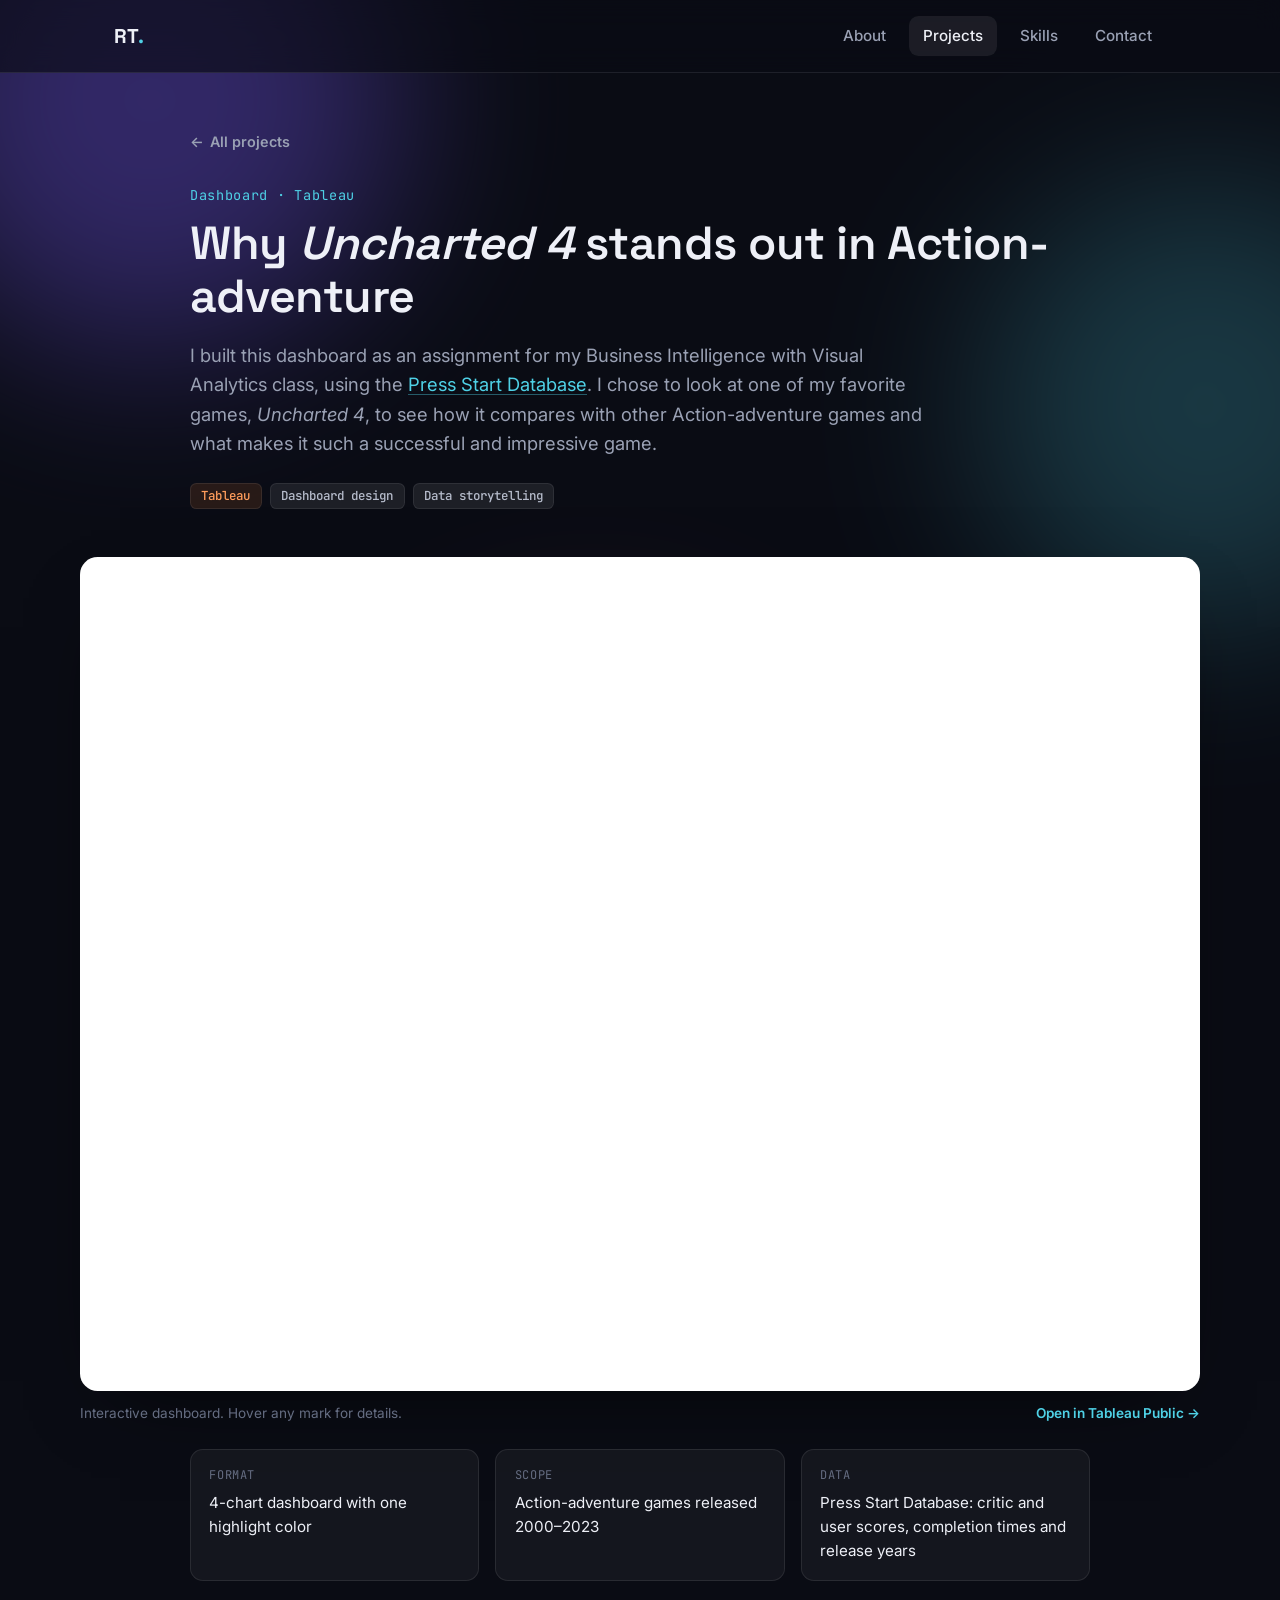
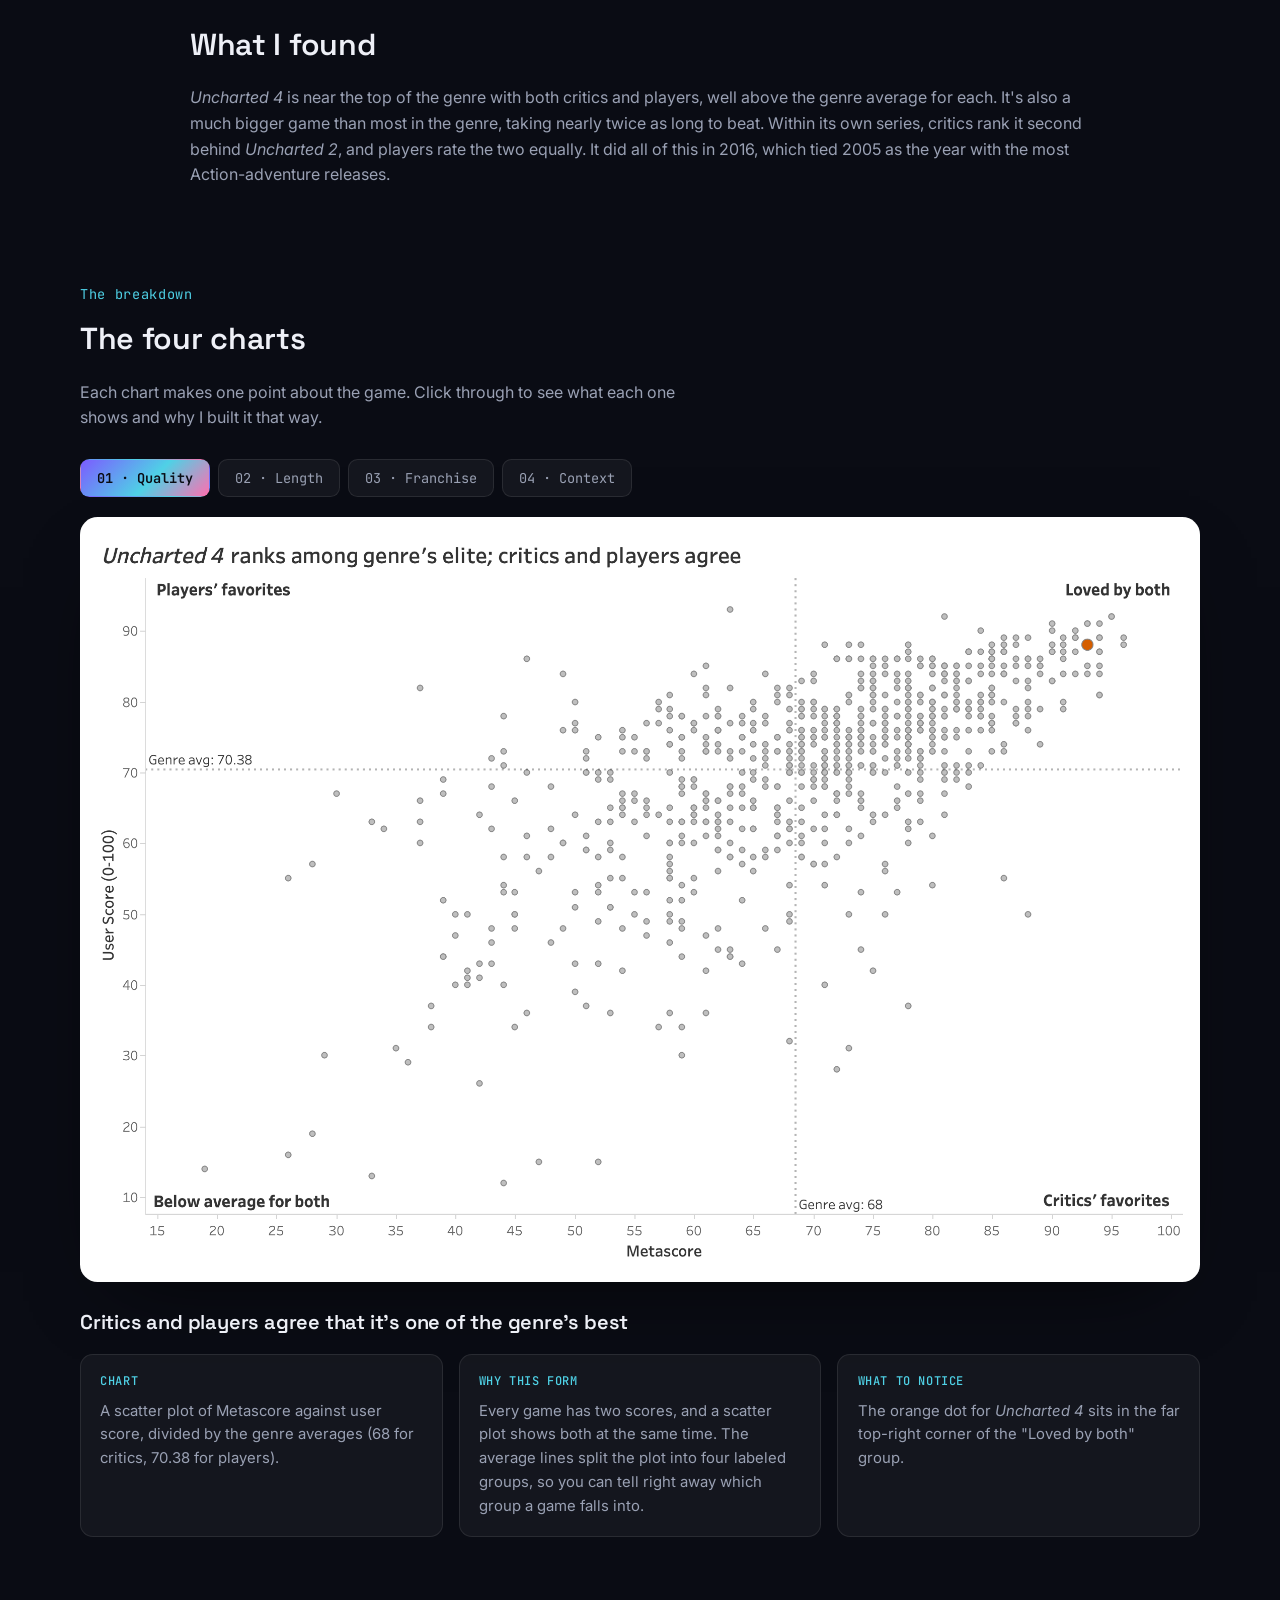
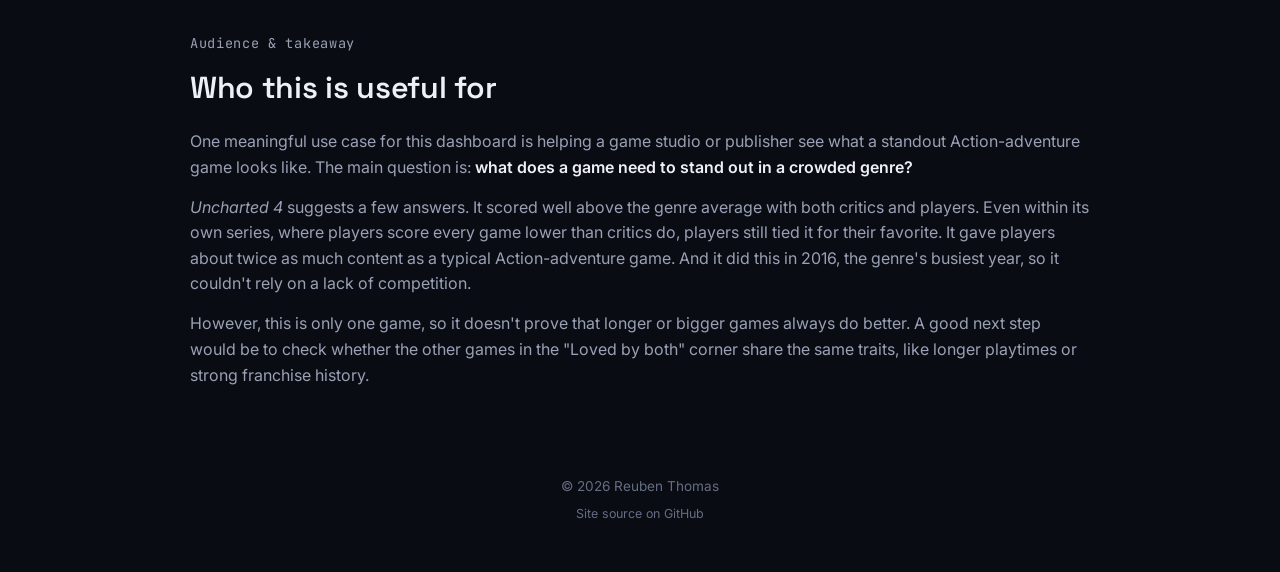
<file: vizzes/uncharted-4.html>
<!doctype html>
<html lang="en">
  <head>
    <meta charset="UTF-8" />
    <meta name="viewport" content="width=device-width, initial-scale=1.0" />
    <meta
      name="description"
      content="A four-chart Tableau dashboard on why Uncharted 4 stands out among Action-adventure games. Case study by Reuben Thomas."
    />
    <title>Uncharted 4 Dashboard — Reuben Thomas</title>

    <link rel="icon" type="image/png" sizes="32x32" href="../assets/favicon-32x32.png" />
    <link rel="icon" type="image/png" sizes="16x16" href="../assets/favicon-16x16.png" />
    <link rel="icon" type="image/png" sizes="192x192" href="../assets/favicon-192x192.png" />
    <link rel="shortcut icon" href="../assets/favicon.ico" />
    <link rel="apple-touch-icon" sizes="180x180" href="../assets/apple-touch-icon.png" />

    <link rel="preconnect" href="https://fonts.googleapis.com" />
    <link rel="preconnect" href="https://fonts.gstatic.com" crossorigin />
    <link
      href="https://fonts.googleapis.com/css2?family=Space+Grotesk:wght@500;600;700&family=Inter:wght@400;500;600;700&family=JetBrains+Mono:wght@400;500;600&display=swap"
      rel="stylesheet"
    />
    <link rel="stylesheet" href="../styles.css" />
    <script>
      if (location.protocol !== "file:") {
        var umamiScript = document.createElement("script");
        umamiScript.defer = true;
        umamiScript.src = "https://cloud.umami.is/script.js";
        umamiScript.setAttribute("data-website-id", "a3064de3-a1da-4b2d-b7d4-651b2c16b47c");
        document.head.appendChild(umamiScript);
      }
    </script>
  </head>
  <body>
    <div class="bg-glow" aria-hidden="true">
      <span class="glow glow-1"></span>
      <span class="glow glow-2"></span>
      <span class="glow glow-3"></span>
    </div>

    <header class="site-header">
      <nav class="navbar" id="navbar">
        <a href="../index.html#top" class="brand">RT<span class="brand-dot">.</span></a>

        <button
          class="nav-toggle"
          id="navToggle"
          aria-label="Toggle navigation menu"
          aria-expanded="false"
          aria-controls="navLinks"
        >
          <span></span>
          <span></span>
          <span></span>
        </button>

        <div class="nav-links" id="navLinks">
          <a class="nav-link" href="../index.html#about">About</a>
          <a class="nav-link active" href="../index.html#projects">Projects</a>
          <a class="nav-link" href="../index.html#skills">Skills</a>
          <a class="nav-link" href="../index.html#contact">Contact</a>
        </div>
      </nav>
    </header>

    <main>
      <!-- ===== Header ===== -->
      <section class="case">
        <div class="case-inner reveal">
          <a class="back-link" href="../index.html#projects"
            ><span aria-hidden="true">←</span> All projects</a
          >
          <p class="section-kicker">Dashboard · Tableau</p>
          <h1 class="case-title">
            Why <em>Uncharted 4</em> stands out in Action-adventure
          </h1>
          <p class="case-lead">
            I built this dashboard as an assignment for my Business Intelligence
            with Visual Analytics class, using the
            <a
              class="inline-link"
              href="https://gamesnightviz.webflow.io/blog/sep-2024-press-start"
              target="_blank"
              rel="noopener"
              >Press Start Database</a
            >. I chose to look at one of my favorite games,
            <em>Uncharted 4</em>, to see how it compares with other
            Action-adventure games and what makes it such a successful and
            impressive game.
          </p>
          <div class="badge-row">
            <span class="badge bg-tableau">Tableau</span>
            <span class="badge bg-system">Dashboard design</span>
            <span class="badge bg-system">Data storytelling</span>
          </div>
        </div>
      </section>

      <!-- ===== Dashboard ===== -->
      <section class="case-section case-section--flush">
        <div class="case-wide reveal">
          <div
            class="viz-frame"
            data-tableau-url="https://public.tableau.com/views/U4Dashboard/U4Dashboard"
            data-tableau-width="1000"
            data-tableau-height="800"
          >
            <img
              src="../assets/vizzes/u4-dashboard.png"
              width="2000"
              height="1600"
              alt="Four-chart dashboard highlighting Uncharted 4 in orange: a critic-vs-player score scatter, time-to-beat bars, Uncharted series scores, and Action-adventure releases per year."
            />
          </div>
          <p class="viz-caption">
            <span>Interactive dashboard. Hover any mark for details.</span>
            <a
              href="https://public.tableau.com/app/profile/reuben.thomas6482/viz/U4Dashboard/U4Dashboard"
              target="_blank"
              rel="noopener"
              >Open in Tableau Public <span aria-hidden="true">→</span></a
            >
          </p>
        </div>
        <div class="case-inner case-summary reveal">
          <div class="meta-grid">
            <div class="meta-item">
              <span class="meta-label">Format</span>
              <p>4-chart dashboard with one highlight color</p>
            </div>
            <div class="meta-item">
              <span class="meta-label">Scope</span>
              <p>Action-adventure games released 2000–2023</p>
            </div>
            <div class="meta-item">
              <span class="meta-label">Data</span>
              <p>
                Press Start Database: critic and user scores, completion times
                and release years
              </p>
            </div>
          </div>
          <div class="prose">
            <h2>What I found</h2>
            <p>
              <em>Uncharted 4</em> is near the top of the genre with both
              critics and players, well above the genre average for each. It's
              also a much bigger game than most in the genre, taking nearly
              twice as long to beat. Within its own series, critics rank it
              second behind <em>Uncharted 2</em>, and players rate the two
              equally. It did all of this in 2016, which tied 2005 as the year
              with the most Action-adventure releases.
            </p>
          </div>
        </div>
      </section>

      <!-- ===== Four charts ===== -->
      <section class="case-section">
        <div class="case-wide reveal">
          <p class="section-kicker">The breakdown</p>
          <h2>The four charts</h2>
          <p class="section-intro">
            Each chart makes one point about the game. Click through to see what
            each one shows and why I built it that way.
          </p>

          <div data-stepper>
            <div class="stepper" role="tablist" aria-label="Dashboard charts">
              <button class="step-tab" role="tab" id="tab-1" aria-controls="step-1" aria-selected="true">01 · Quality</button>
              <button class="step-tab" role="tab" id="tab-2" aria-controls="step-2" aria-selected="false" tabindex="-1">02 · Length</button>
              <button class="step-tab" role="tab" id="tab-3" aria-controls="step-3" aria-selected="false" tabindex="-1">03 · Franchise</button>
              <button class="step-tab" role="tab" id="tab-4" aria-controls="step-4" aria-selected="false" tabindex="-1">04 · Context</button>
            </div>

            <div class="step-panel" role="tabpanel" id="step-1" aria-labelledby="tab-1">
              <div class="viz-frame">
                <img src="../assets/vizzes/u4-1-scores.png" alt="Scatter of Metascore vs. user score for Action-adventure games with Uncharted 4 highlighted in the top-right quadrant." />
              </div>
              <h3 class="step-title">Critics and players agree that it's one of the genre's best</h3>
              <div class="qfd">
                <div class="qfd-item">
                  <h4>Chart</h4>
                  <p>A scatter plot of Metascore against user score, divided by the genre averages (68 for critics, 70.38 for players).</p>
                </div>
                <div class="qfd-item">
                  <h4>Why this form</h4>
                  <p>Every game has two scores, and a scatter plot shows both at the same time. The average lines split the plot into four labeled groups, so you can tell right away which group a game falls into.</p>
                </div>
                <div class="qfd-item">
                  <h4>What to notice</h4>
                  <p>The orange dot for <em>Uncharted 4</em> sits in the far top-right corner of the "Loved by both" group.</p>
                </div>
              </div>
            </div>

            <div class="step-panel" role="tabpanel" id="step-2" aria-labelledby="tab-2" hidden>
              <div class="viz-frame">
                <img src="../assets/vizzes/u4-2-time-to-beat.png" alt="Bar chart: Uncharted 4 takes 15.2, 18.2 and 31.9 hours vs. genre averages of 8.2, 10.5 and 17.2." />
              </div>
              <h3 class="step-title">It takes nearly twice as long to beat</h3>
              <div class="qfd">
                <div class="qfd-item">
                  <h4>Chart</h4>
                  <p>Bars comparing the genre average with <em>Uncharted 4</em> for three ways of playing: main story only, main story plus extras, and completionist.</p>
                </div>
                <div class="qfd-item">
                  <h4>Why this form</h4>
                  <p>Putting the bars side by side makes the size difference easy to see. I included all three playstyles so the comparison doesn't depend on one measure that happens to look good.</p>
                </div>
                <div class="qfd-item">
                  <h4>What to notice</h4>
                  <p>The gap is about the same in every category, roughly 1.7 to 1.9 times longer (for example, 15.2 vs. 8.2 hours for the main story).</p>
                </div>
              </div>
            </div>

            <div class="step-panel" role="tabpanel" id="step-3" aria-labelledby="tab-3" hidden>
              <div class="viz-frame">
                <img src="../assets/vizzes/u4-3-series.png" alt="Line chart of critic and player scores for six Uncharted games; Uncharted 4 has critics 93 and players 88." />
              </div>
              <h3 class="step-title">It's 2nd in its series for critics and tied for 1st with players</h3>
              <div class="qfd">
                <div class="qfd-item">
                  <h4>Chart</h4>
                  <p>Critic and player scores for all six <em>Uncharted</em> games, in release order.</p>
                </div>
                <div class="qfd-item">
                  <h4>Why this form</h4>
                  <p>Putting the games in release order shows how the series rose and fell over time. Having two lines also shows that players consistently score the games a bit lower than critics do.</p>
                </div>
                <div class="qfd-item">
                  <h4>What to notice</h4>
                  <p>Critics gave it a 93, second only to <em>Uncharted 2</em> (96). Players gave it an 88, the same as <em>Uncharted 2</em>.</p>
                </div>
              </div>
            </div>

            <div class="step-panel" role="tabpanel" id="step-4" aria-labelledby="tab-4" hidden>
              <div class="viz-frame">
                <img src="../assets/vizzes/u4-4-releases.png" alt="Bar chart of Action-adventure releases per year with 2016 highlighted at 51 releases." />
              </div>
              <h3 class="step-title">It launched in the genre's busiest year</h3>
              <div class="qfd">
                <div class="qfd-item">
                  <h4>Chart</h4>
                  <p>The number of Action-adventure games released each year from 2000 to 2023, with 2016 in orange.</p>
                </div>
                <div class="qfd-item">
                  <h4>Why this form</h4>
                  <p>A simple bar chart over time. The other years stay gray so they give context without pulling attention away from 2016.</p>
                </div>
                <div class="qfd-item">
                  <h4>What to notice</h4>
                  <p>51 Action-adventure games came out in 2016, tied with 2005 for the most. <em>Uncharted 4</em> still stood out in that crowded year.</p>
                </div>
              </div>
            </div>
          </div>
        </div>
      </section>

      <!-- ===== Audience & takeaway ===== -->
      <section class="case-section">
        <div class="case-inner prose reveal">
          <p class="section-kicker">Audience &amp; takeaway</p>
          <h2>Who this is useful for</h2>
          <p>
            One meaningful use case for this dashboard is helping a game studio
            or publisher see what a standout Action-adventure game looks like.
            The main question is:
            <strong
              >what does a game need to stand out in a crowded genre?</strong
            >
          </p>
          <p>
            <em>Uncharted 4</em> suggests a few answers. It scored well above
            the genre average with both critics and players. Even within its own
            series, where players score every game lower than critics do,
            players still tied it for their favorite. It gave players about
            twice as much content as a typical Action-adventure game. And it did
            this in 2016, the genre's busiest year, so it couldn't rely on a
            lack of competition.
          </p>
          <p>
            However, this is only one game, so it doesn't prove that longer or
            bigger games always do better. A good next step would be to check
            whether the other games in the "Loved by both" corner share the same
            traits, like longer playtimes or strong franchise history.
          </p>
        </div>
      </section>
    </main>

    <footer class="site-footer">
      <p>&copy; <span id="year"></span> Reuben Thomas</p>
      <p class="footer-meta">
        <a
          href="https://github.com/1reubent/portfolio-website"
          target="_blank"
          rel="noopener"
          >Site source on GitHub</a
        >
      </p>
    </footer>

    <script src="../script.js"></script>
  </body>
</html>
</file>
<file: styles.css>
/* ---------- Tokens ---------- */
:root {
  --bg: #0a0c14;
  --bg-alt: #0f1220;
  --surface: rgba(255, 255, 255, 0.045);
  --surface-hover: rgba(255, 255, 255, 0.075);
  --border: rgba(255, 255, 255, 0.09);
  --border-hover: rgba(255, 255, 255, 0.16);
  --text: #eef0f7;
  --text-muted: #9aa1b4;
  --text-faint: #656d82;
  --accent-1: #7c5cff;
  --accent-2: #4fd1e6;
  --accent-3: #ff6fb0;
  --accent-grad: linear-gradient(135deg, var(--accent-1), var(--accent-2) 55%, var(--accent-3));
  --font-display: "Space Grotesk", "Inter", sans-serif;
  --font-body: "Inter", -apple-system, BlinkMacSystemFont, sans-serif;
  --font-mono: "JetBrains Mono", "Fira Mono", Menlo, monospace;
  --radius: 1.1rem;
  --container: 900px;
}

/* ---------- Reset ---------- */
* {
  box-sizing: border-box;
}

html {
  scroll-behavior: smooth;
  scroll-padding-top: 84px;
}

body {
  margin: 0;
  background: var(--bg);
  color: var(--text);
  font-family: var(--font-body);
  line-height: 1.6;
  -webkit-font-smoothing: antialiased;
}

img {
  max-width: 100%;
  display: block;
}

a {
  color: inherit;
  text-decoration: none;
}

h1,
h2,
h3 {
  font-family: var(--font-display);
  font-weight: 600;
  margin: 0;
  letter-spacing: -0.01em;
}

p {
  margin: 0;
}

@media (prefers-reduced-motion: reduce) {
  html {
    scroll-behavior: auto;
  }
  * {
    animation-duration: 0.001ms !important;
    transition-duration: 0.001ms !important;
  }
}

/* ---------- Background glow ---------- */
.bg-glow {
  position: fixed;
  inset: 0;
  z-index: -1;
  overflow: hidden;
  background: var(--bg);
}

.glow {
  position: absolute;
  border-radius: 50%;
  filter: blur(90px);
  opacity: 0.35;
}

.glow-1 {
  width: 500px;
  height: 500px;
  top: -150px;
  left: -100px;
  background: var(--accent-1);
}

.glow-2 {
  width: 450px;
  height: 450px;
  top: 20%;
  right: -150px;
  background: var(--accent-2);
  opacity: 0.22;
}

.glow-3 {
  width: 420px;
  height: 420px;
  bottom: -180px;
  left: 30%;
  background: var(--accent-3);
  opacity: 0.18;
}

/* ---------- Nav ---------- */
.site-header {
  position: sticky;
  top: 0;
  z-index: 50;
  background: rgba(10, 12, 20, 0.65);
  backdrop-filter: blur(14px);
  -webkit-backdrop-filter: blur(14px);
  border-bottom: 1px solid var(--border);
}

.navbar {
  max-width: 1100px;
  margin: 0 auto;
  padding: 1rem 1.5rem;
  display: flex;
  align-items: center;
  justify-content: space-between;
}

.brand {
  font-family: var(--font-display);
  font-weight: 700;
  font-size: 1.25rem;
  letter-spacing: 0.02em;
}

.brand-dot {
  color: var(--accent-2);
}

.nav-links {
  display: flex;
  gap: 0.5rem;
}

.nav-link {
  padding: 0.5rem 0.9rem;
  border-radius: 0.6rem;
  font-size: 0.95rem;
  font-weight: 500;
  color: var(--text-muted);
  transition: color 0.2s ease, background 0.2s ease;
}

.nav-link:hover {
  color: var(--text);
  background: var(--surface);
}

.nav-link.active {
  color: var(--text);
  background: var(--surface-hover);
}

.nav-toggle {
  display: none;
  flex-direction: column;
  justify-content: center;
  gap: 5px;
  width: 40px;
  height: 40px;
  background: none;
  border: 1px solid var(--border);
  border-radius: 0.6rem;
  cursor: pointer;
  padding: 0;
}

.nav-toggle span {
  display: block;
  width: 18px;
  height: 2px;
  margin: 0 auto;
  background: var(--text);
  border-radius: 2px;
  transition: transform 0.25s ease, opacity 0.25s ease;
}

.nav-toggle.is-active span:nth-child(1) {
  transform: translateY(7px) rotate(45deg);
}

.nav-toggle.is-active span:nth-child(2) {
  opacity: 0;
}

.nav-toggle.is-active span:nth-child(3) {
  transform: translateY(-7px) rotate(-45deg);
}

/* ---------- Hero ---------- */
.hero {
  min-height: 92vh;
  display: flex;
  flex-direction: column;
  align-items: center;
  justify-content: center;
  text-align: center;
  padding: 4rem 1.5rem 2rem;
  position: relative;
}

.hero-inner {
  max-width: 640px;
}

.hero-avatar {
  width: 128px;
  height: 128px;
  object-fit: cover;
  border-radius: 50%;
  margin: 0 auto 1.75rem;
  padding: 3px;
  background: var(--accent-grad);
  box-shadow: 0 0 0 6px rgba(255, 255, 255, 0.03), 0 20px 60px -20px rgba(124, 92, 255, 0.5);
}

.eyebrow {
  font-family: var(--font-mono);
  font-size: 0.9rem;
  color: var(--accent-2);
  letter-spacing: 0.04em;
  margin-bottom: 0.6rem;
}

.hero-name {
  font-size: clamp(2.5rem, 6vw, 4rem);
  background: var(--accent-grad);
  -webkit-background-clip: text;
  background-clip: text;
  color: transparent;
  margin-bottom: 0.85rem;
}

.hero-tagline {
  font-size: 1.15rem;
  color: var(--text-muted);
  margin-bottom: 2.25rem;
}

.hero-tagline-org {
  color: var(--text-faint);
}

.hero-actions {
  display: flex;
  gap: 1rem;
  justify-content: center;
  flex-wrap: wrap;
}

.btn {
  display: inline-flex;
  align-items: center;
  gap: 0.4rem;
  padding: 0.85rem 1.6rem;
  border-radius: 0.7rem;
  font-weight: 600;
  font-size: 0.95rem;
  transition: transform 0.2s ease, box-shadow 0.2s ease, background 0.2s ease,
    border-color 0.2s ease;
}

.btn-primary {
  background: var(--accent-grad);
  color: #0a0c14;
}

.btn-primary:hover {
  transform: translateY(-2px);
  box-shadow: 0 12px 30px -10px rgba(124, 92, 255, 0.55);
}

.btn-ghost {
  border: 1px solid var(--border-hover);
  color: var(--text);
}

.btn-ghost:hover {
  background: var(--surface);
  transform: translateY(-2px);
}

.scroll-cue {
  position: absolute;
  bottom: 2rem;
  left: 50%;
  transform: translateX(-50%);
  width: 26px;
  height: 42px;
  border: 2px solid var(--border-hover);
  border-radius: 20px;
}

.scroll-cue span {
  display: block;
  width: 4px;
  height: 8px;
  background: var(--accent-2);
  border-radius: 2px;
  margin: 8px auto 0;
  animation: scroll-cue-move 1.8s ease-in-out infinite;
}

@keyframes scroll-cue-move {
  0% {
    transform: translateY(0);
    opacity: 1;
  }
  70% {
    transform: translateY(14px);
    opacity: 0;
  }
  100% {
    transform: translateY(0);
    opacity: 0;
  }
}

/* ---------- Sections ---------- */
.section {
  padding: 5rem 1.5rem;
}

.section-inner {
  max-width: var(--container);
  margin: 0 auto;
}

.section-kicker {
  font-family: var(--font-mono);
  font-size: 0.85rem;
  color: var(--accent-2);
  letter-spacing: 0.05em;
  margin-bottom: 0.6rem;
}

.section-title {
  font-size: clamp(1.75rem, 3vw, 2.25rem);
  margin-bottom: 2rem;
}

/* ---------- Glass panel ---------- */
.panel {
  background: var(--surface);
  border: 1px solid var(--border);
  border-radius: var(--radius);
  padding: 2rem;
  backdrop-filter: blur(10px);
  -webkit-backdrop-filter: blur(10px);
}

.about-text {
  font-size: 1.1rem;
  color: var(--text-muted);
}

.about-text em {
  color: var(--accent-2);
  font-style: normal;
}

/* ---------- Projects ---------- */
.project-grid {
  display: grid;
  grid-template-columns: repeat(auto-fit, minmax(280px, 1fr));
  gap: 1.25rem;
}

.project-card {
  background: var(--surface);
  border: 1px solid var(--border);
  border-radius: var(--radius);
  backdrop-filter: blur(10px);
  -webkit-backdrop-filter: blur(10px);
  transition: transform 0.25s ease, border-color 0.25s ease, background 0.25s ease;
  display: flex;
}

.project-card:hover {
  transform: translateY(-4px);
  border-color: var(--border-hover);
  background: var(--surface-hover);
}

.project-card-body {
  padding: 1.6rem;
  display: flex;
  flex-direction: column;
  gap: 0.85rem;
  width: 100%;
}

.project-title {
  font-size: 1.15rem;
}

.project-desc {
  color: var(--text-muted);
  font-size: 0.95rem;
}

.project-link {
  margin-top: auto;
  padding-top: 0.4rem;
  font-size: 0.9rem;
  font-weight: 600;
  color: var(--accent-2);
  width: fit-content;
  transition: gap 0.2s ease, color 0.2s ease;
}

.project-link:hover {
  color: var(--accent-3);
}

/* Data-viz cards: thumbnail on top, body below */
.project-group-title {
  font-family: var(--font-mono);
  font-size: 0.8rem;
  font-weight: 500;
  color: var(--text-faint);
  text-transform: uppercase;
  letter-spacing: 0.05em;
  margin: 0 0 1rem;
}

.project-grid + .project-group-title {
  margin-top: 2.5rem;
}

.project-card--viz {
  flex-direction: column;
  overflow: hidden;
}

.project-thumb {
  display: block;
  background: #ffffff;
  aspect-ratio: 16 / 9;
  overflow: hidden;
  border-bottom: 1px solid var(--border);
}

.project-thumb img {
  width: 100%;
  height: 100%;
  object-fit: cover;
  object-position: top left;
}

.badge-row {
  display: flex;
  flex-wrap: wrap;
  gap: 0.5rem;
}

/* ---------- Skills ---------- */
.skills-panel {
  display: flex;
  flex-direction: column;
  gap: 1.75rem;
}

.skill-group-title {
  font-size: 1.05rem;
  margin-bottom: 0.9rem;
  color: var(--text);
}

.skill-group + .skill-group {
  border-top: 1px solid var(--border);
  padding-top: 1.75rem;
}

.skill-subsection {
  margin-bottom: 0.9rem;
}

.skill-subsection:last-child {
  margin-bottom: 0;
}

.skill-subsection-title {
  display: block;
  font-family: var(--font-mono);
  font-size: 0.8rem;
  color: var(--text-faint);
  margin-bottom: 0.5rem;
  text-transform: uppercase;
  letter-spacing: 0.04em;
}

/* ---------- Contact ---------- */
.contact-panel {
  text-align: center;
}

.contact-lead {
  color: var(--text-muted);
  font-size: 1.05rem;
  margin-bottom: 1.75rem;
}

.contact-links {
  display: flex;
  justify-content: center;
  flex-wrap: wrap;
  gap: 1rem;
}

.contact-link {
  display: inline-flex;
  align-items: center;
  gap: 0.6rem;
  padding: 0.75rem 1.3rem;
  border: 1px solid var(--border);
  border-radius: 0.7rem;
  font-weight: 600;
  font-size: 0.95rem;
  transition: transform 0.2s ease, border-color 0.2s ease, background 0.2s ease;
}

.contact-link:hover {
  transform: translateY(-2px);
  border-color: var(--border-hover);
  background: var(--surface);
}

.contact-icon {
  display: inline-flex;
  color: var(--accent-2);
}

.contact-icon svg {
  width: 1.1rem;
  height: 1.1rem;
  fill: currentColor;
}

/* ---------- Footer ---------- */
.site-footer {
  text-align: center;
  padding: 2.5rem 1.5rem 3rem;
  color: var(--text-faint);
  font-size: 0.85rem;
}

.footer-meta {
  margin-top: 0.4rem;
  font-size: 0.78rem;
}

.footer-meta a {
  color: var(--text-faint);
  text-decoration: underline;
  text-decoration-color: transparent;
  transition: color 0.2s ease, text-decoration-color 0.2s ease;
}

.footer-meta a:hover {
  color: var(--text-muted);
  text-decoration-color: currentColor;
}

/* ---------- Case study pages ---------- */
.case {
  padding: 3.5rem 1.5rem 2rem;
}

.case-inner {
  max-width: var(--container);
  margin: 0 auto;
}

.case-wide {
  max-width: 1120px;
  margin: 0 auto;
}

.back-link {
  display: inline-flex;
  gap: 0.4rem;
  font-size: 0.9rem;
  font-weight: 600;
  color: var(--text-muted);
  margin-bottom: 2rem;
  transition: color 0.2s ease;
}

.back-link:hover {
  color: var(--accent-2);
}

.case-title {
  font-size: clamp(2rem, 4.5vw, 2.9rem);
  line-height: 1.15;
  margin-bottom: 1.1rem;
}

.case-lead {
  font-size: 1.15rem;
  color: var(--text-muted);
  max-width: 62ch;
  margin-bottom: 1.5rem;
}

.case-lead + .case-lead {
  margin-top: -0.5rem;
}

.case-lead strong {
  color: var(--text);
  font-weight: 600;
}

.inline-link {
  color: var(--accent-2);
  text-decoration: underline;
  text-underline-offset: 3px;
  text-decoration-color: rgba(79, 209, 230, 0.4);
  transition: color 0.2s ease;
}

.inline-link:hover {
  color: var(--accent-3);
}

.case-summary {
  margin-top: 1.5rem;
}

.meta-grid {
  display: grid;
  grid-template-columns: repeat(auto-fit, minmax(220px, 1fr));
  gap: 1rem;
  margin-bottom: 2.5rem;
}

.meta-item {
  background: var(--surface);
  border: 1px solid var(--border);
  border-radius: 0.8rem;
  padding: 1rem 1.15rem;
}

.meta-label {
  display: block;
  font-family: var(--font-mono);
  font-size: 0.75rem;
  text-transform: uppercase;
  letter-spacing: 0.05em;
  color: var(--text-faint);
  margin-bottom: 0.35rem;
}

.meta-item p {
  font-size: 0.95rem;
  color: var(--text);
}

/* Tableau exports are white; frame them so they sit cleanly on the dark page */
.viz-frame {
  background: #ffffff;
  border-radius: var(--radius);
  padding: 1rem;
  border: 1px solid var(--border);
  box-shadow: 0 30px 80px -40px rgba(0, 0, 0, 0.8);
  overflow: hidden;
}

.viz-frame--dark {
  padding: 0;
  background: #0a0a0a;
}

.viz-frame img {
  width: 100%;
  height: auto;
  border-radius: 0.4rem;
}

/* Fixed-size Tableau iframe, scaled to fit by script.js */
.viz-embed {
  position: relative;
  overflow: hidden;
}

.viz-embed iframe {
  position: absolute;
  top: 0;
  left: 0;
  display: block;
  border: 0;
  transform-origin: top left;
}

.viz-caption {
  margin-top: 0.75rem;
  font-size: 0.85rem;
  color: var(--text-faint);
  display: flex;
  justify-content: space-between;
  gap: 1rem;
  flex-wrap: wrap;
}

.viz-caption a {
  color: var(--accent-2);
  font-weight: 600;
  transition: color 0.2s ease;
}

.viz-caption a:hover {
  color: var(--accent-3);
}

.case-section {
  padding: 3rem 1.5rem;
}

.case-section--flush {
  padding-top: 1rem;
}

.case-section h2 {
  font-size: clamp(1.5rem, 2.6vw, 1.9rem);
  margin-bottom: 1rem;
}

.case-section .section-intro {
  color: var(--text-muted);
  max-width: 64ch;
  margin-bottom: 1.75rem;
}

.prose p + p {
  margin-top: 0.9rem;
}

.prose p,
.prose li {
  color: var(--text-muted);
}

.prose strong {
  color: var(--text);
  font-weight: 600;
}

.two-col {
  display: grid;
  grid-template-columns: 1.15fr 1fr;
  gap: 2rem;
  align-items: start;
}

/* Iteration stepper */
.stepper {
  display: flex;
  gap: 0.5rem;
  flex-wrap: wrap;
  margin-bottom: 1.25rem;
}

.step-tab {
  font-family: var(--font-mono);
  font-size: 0.85rem;
  padding: 0.55rem 1rem;
  border-radius: 0.6rem;
  border: 1px solid var(--border);
  background: var(--surface);
  color: var(--text-muted);
  cursor: pointer;
  transition: background 0.2s ease, color 0.2s ease, border-color 0.2s ease;
}

.step-tab:hover {
  color: var(--text);
  border-color: var(--border-hover);
}

.step-tab[aria-selected="true"] {
  color: #0a0c14;
  background: var(--accent-grad);
  border-color: transparent;
  font-weight: 600;
}

.step-panel[hidden] {
  display: none;
}

.step-title {
  font-size: 1.25rem;
  margin: 1.5rem 0 1rem;
}

.qfd {
  display: grid;
  grid-template-columns: repeat(3, 1fr);
  gap: 1rem;
}

.qfd-item {
  background: var(--surface);
  border: 1px solid var(--border);
  border-radius: 0.8rem;
  padding: 1.1rem 1.2rem;
}

.qfd-item h4 {
  font-family: var(--font-mono);
  font-size: 0.75rem;
  font-weight: 500;
  text-transform: uppercase;
  letter-spacing: 0.05em;
  color: var(--accent-2);
  margin: 0 0 0.5rem;
}

.qfd-item p {
  font-size: 0.93rem;
  color: var(--text-muted);
}

/* ---------- Reveal-on-scroll ---------- */
.reveal {
  opacity: 0;
  transform: translateY(24px);
  transition: opacity 0.7s ease, transform 0.7s ease;
}

.reveal.is-visible {
  opacity: 1;
  transform: translateY(0);
}

/* ---------- Badges (tech colors, tuned for dark bg) ---------- */
.badge {
  display: inline-flex;
  align-items: center;
  font-family: var(--font-mono);
  font-size: 0.78rem;
  font-weight: 500;
  padding: 0.3rem 0.65rem;
  border-radius: 0.4rem;
  line-height: 1.2;
  border: 1px solid rgba(255, 255, 255, 0.08);
}

.badge.bg-java {
  background: #f8982022;
  color: #ffb454;
}
.badge.bg-python {
  background: #3572a522;
  color: #6fb1e0;
}
.badge.bg-c {
  background: #ffffff14;
  color: #d7dbe3;
}
.badge.bg-makefile {
  background: #6e4c1333;
  color: #d7a45e;
}
.badge.bg-bash {
  background: #4eaa2522;
  color: #7ed957;
}
.badge.bg-html {
  background: #e34c2622;
  color: #ff8562;
}
.badge.bg-js {
  background: #f7df1e22;
  color: #f7df1e;
}
.badge.bg-css {
  background: #2965f122;
  color: #6f97ff;
}
.badge.bg-sql {
  background: #e38c0022;
  color: #ffb04d;
}
.badge.bg-jsp {
  background: #b72a3622;
  color: #ff7c88;
}
.badge.bg-mysql {
  background: #00758f22;
  color: #4fd1e6;
}
.badge.bg-fxml {
  background: #00968822;
  color: #4fd6c4;
}
.badge.bg-xml {
  background: #ff980022;
  color: #ffb454;
}
.badge.bg-android {
  background: #3ddc8422;
  color: #3ddc84;
}
.badge.bg-gradle {
  background: #02303a55;
  color: #7fc7d9;
}
.badge.bg-maven {
  background: #c71a3622;
  color: #ff7c88;
}
.badge.bg-pygame {
  background: #5c821422;
  color: #a4d65e;
}
.badge.bg-system {
  background: #ffffff14;
  color: #b6bccb;
}
.badge.bg-linux {
  background: #ffffff14;
  color: #d7dbe3;
}
.badge.bg-sklearn {
  background: #f7931e22;
  color: #ffb454;
}
.badge.bg-matplotlib {
  background: #1f77b422;
  color: #6fb1e0;
}
.badge.bg-seaborn {
  background: #007a8f22;
  color: #4fd1e6;
}
.badge.bg-jinja {
  background: #b4171722;
  color: #ff7c7c;
}
.badge.bg-sqlite {
  background: #003b5755;
  color: #7fc7d9;
}
.badge.bg-aws {
  background: #ff990022;
  color: #ffb84d;
}
.badge.bg-git {
  background: #f34f2922;
  color: #ff8562;
}
.badge.bg-github {
  background: #ffffff18;
  color: #eef0f7;
}
.badge.bg-postman {
  background: #ff6c3722;
  color: #ff9466;
}
.badge.bg-ec2 {
  background: #ff990022;
  color: #ffb84d;
}
.badge.bg-flask {
  background: #ffffff18;
  color: #eef0f7;
}
.badge.bg-fastapi {
  background: #00968822;
  color: #4fd6c4;
}
.badge.bg-mongodb {
  background: #47a24822;
  color: #7ed957;
}
.badge.bg-numpy {
  background: #4d77cf22;
  color: #8ba7e0;
}
.badge.bg-pandas {
  background: #7c5cff22;
  color: #b7a7ff;
}
.badge.bg-tableau {
  background: #e9762722;
  color: #ff9d5c;
}
.badge.bg-claude {
  background: #d9775722;
  color: #ff9d76;
}

/* ---------- Responsive ---------- */
@media (max-width: 820px) {
  .two-col,
  .qfd {
    grid-template-columns: 1fr;
  }
}

@media (max-width: 720px) {
  .nav-toggle {
    display: flex;
  }

  .nav-links {
    position: absolute;
    top: 100%;
    left: 0;
    right: 0;
    flex-direction: column;
    background: rgba(10, 12, 20, 0.97);
    backdrop-filter: blur(14px);
    border-bottom: 0 solid var(--border);
    padding: 0 1.5rem;
    gap: 0.25rem;
    max-height: 0;
    overflow: hidden;
    transition: max-height 0.3s ease, padding 0.3s ease;
  }

  .nav-links.is-open {
    max-height: 320px;
    padding: 0.75rem 1.5rem 1.25rem;
    border-bottom-width: 1px;
  }

  .nav-link {
    padding: 0.7rem 0.9rem;
  }

  .hero {
    min-height: auto;
    padding: 3.5rem 1.25rem 3rem;
  }

  .scroll-cue {
    display: none;
  }

  .section {
    padding: 3.5rem 1.25rem;
  }

  .panel {
    padding: 1.5rem;
  }

  .case {
    padding: 2.5rem 1.25rem 1.5rem;
  }

  .case-section {
    padding: 2.25rem 1.25rem;
  }

  .case-section--flush {
    padding-top: 1rem;
  }

  .viz-frame {
    padding: 0.5rem;
  }

  .viz-frame--dark {
    padding: 0;
  }
}
</file>
